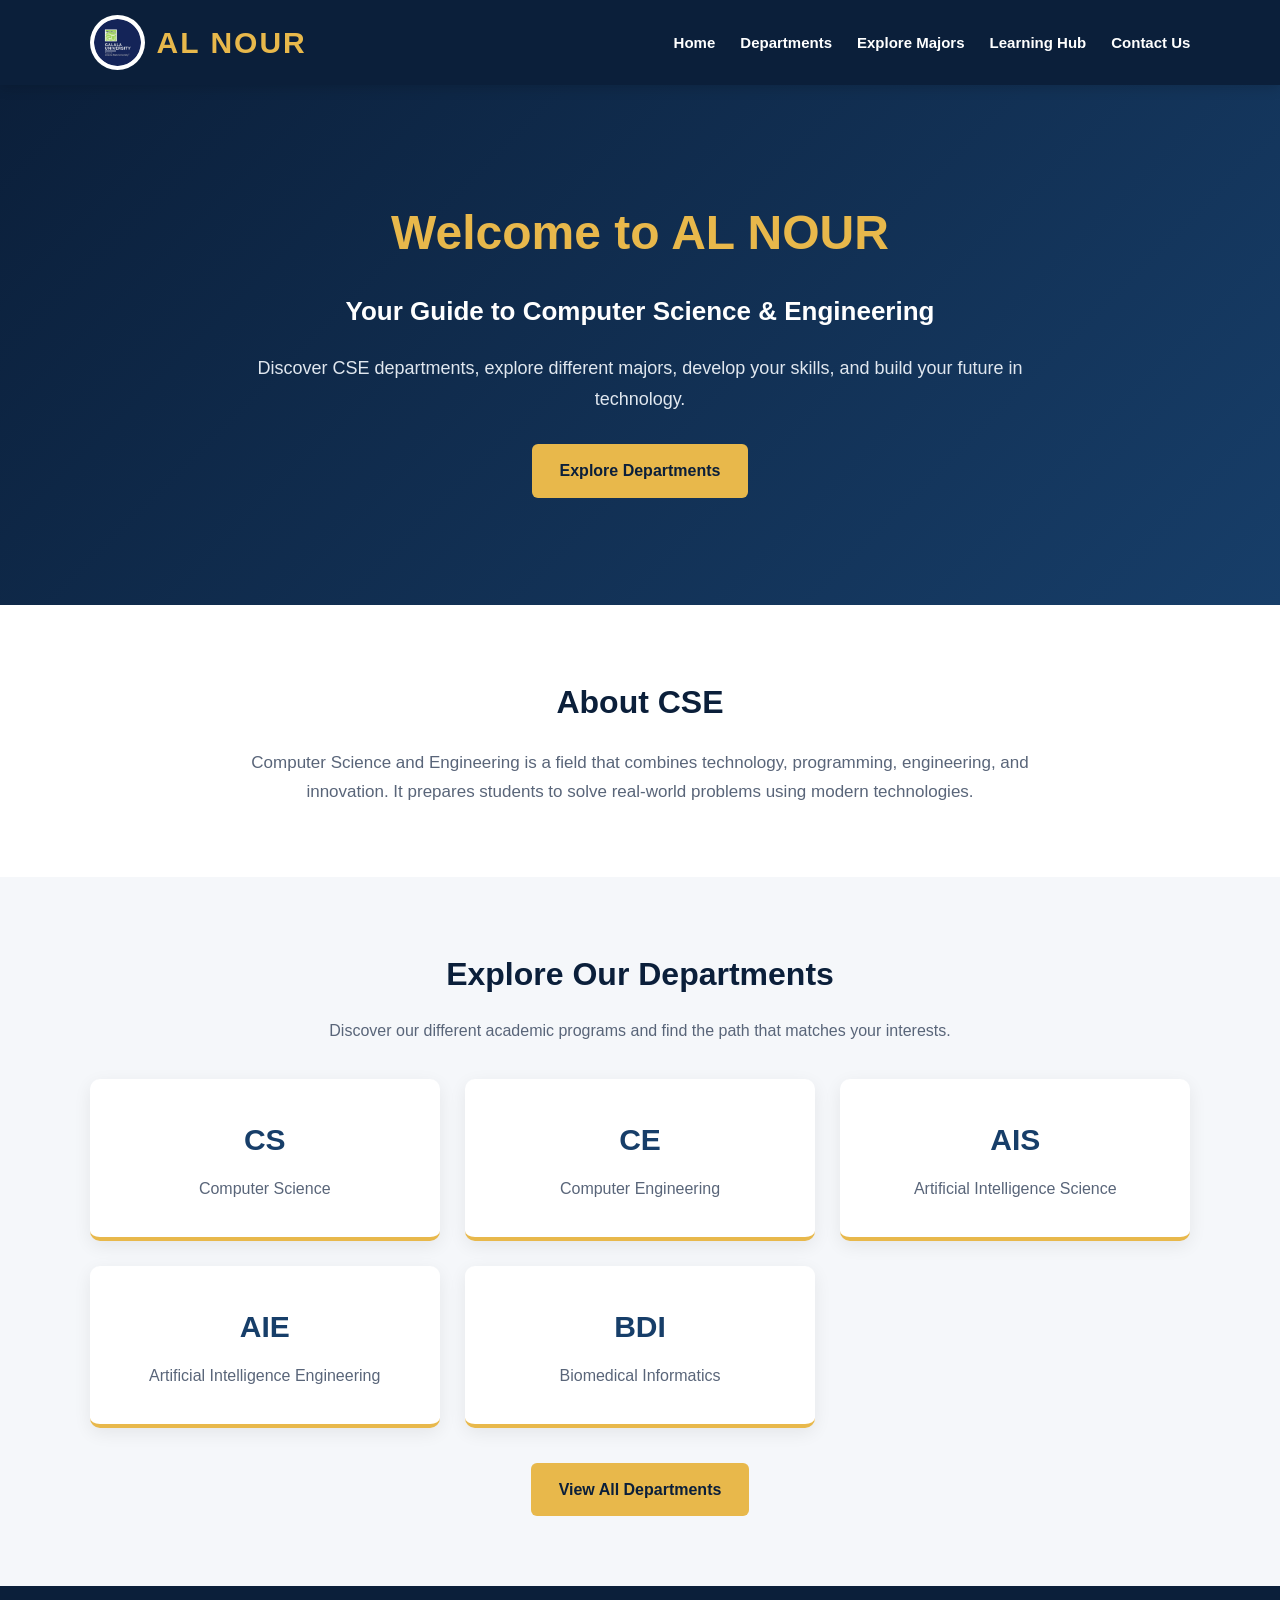
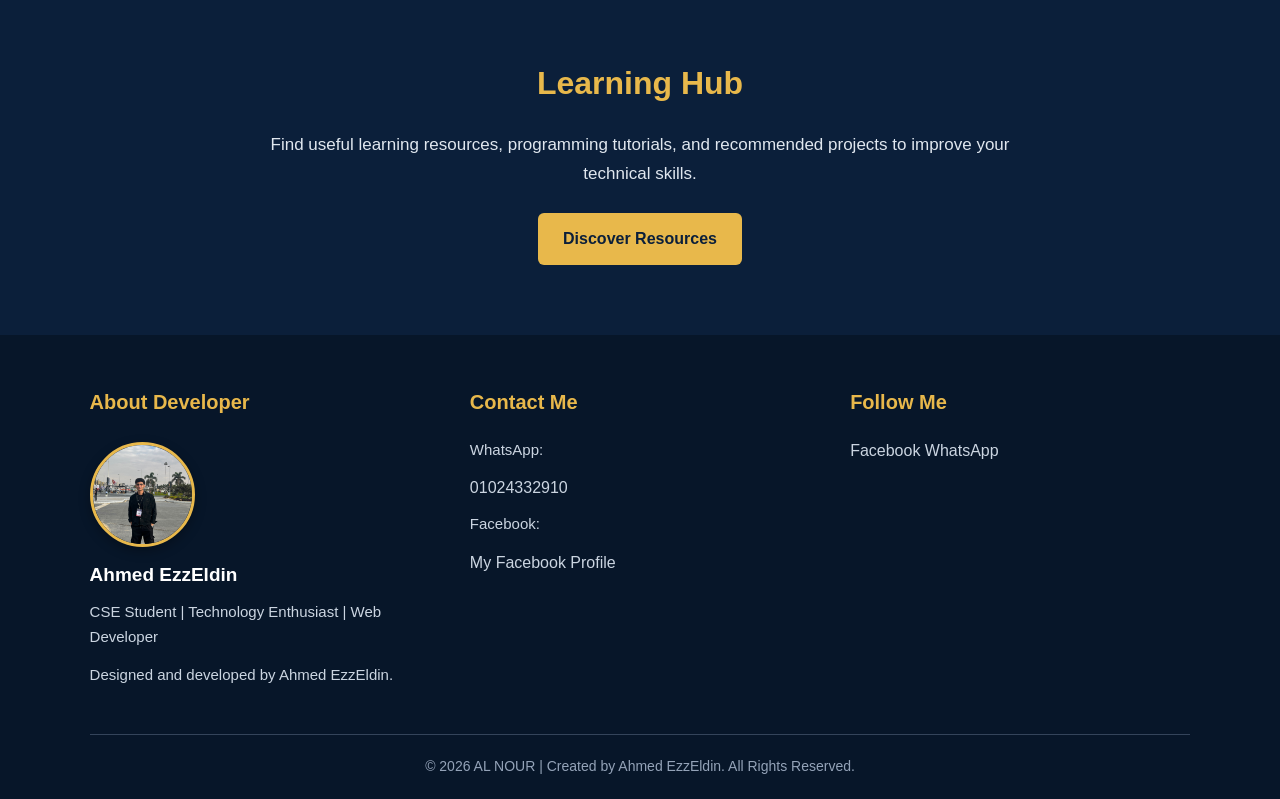
<file: AL-NOUR/index.html>
<!DOCTYPE html>
<html lang="en">
<head>
    <meta charset="UTF-8">
    <meta http-equiv="refresh" content="0; url=html/index.html">
    <title>AL NOUR</title>
</head>
<body>
    <p>Redirecting to AL NOUR...</p>
</body>
</html>
</file>
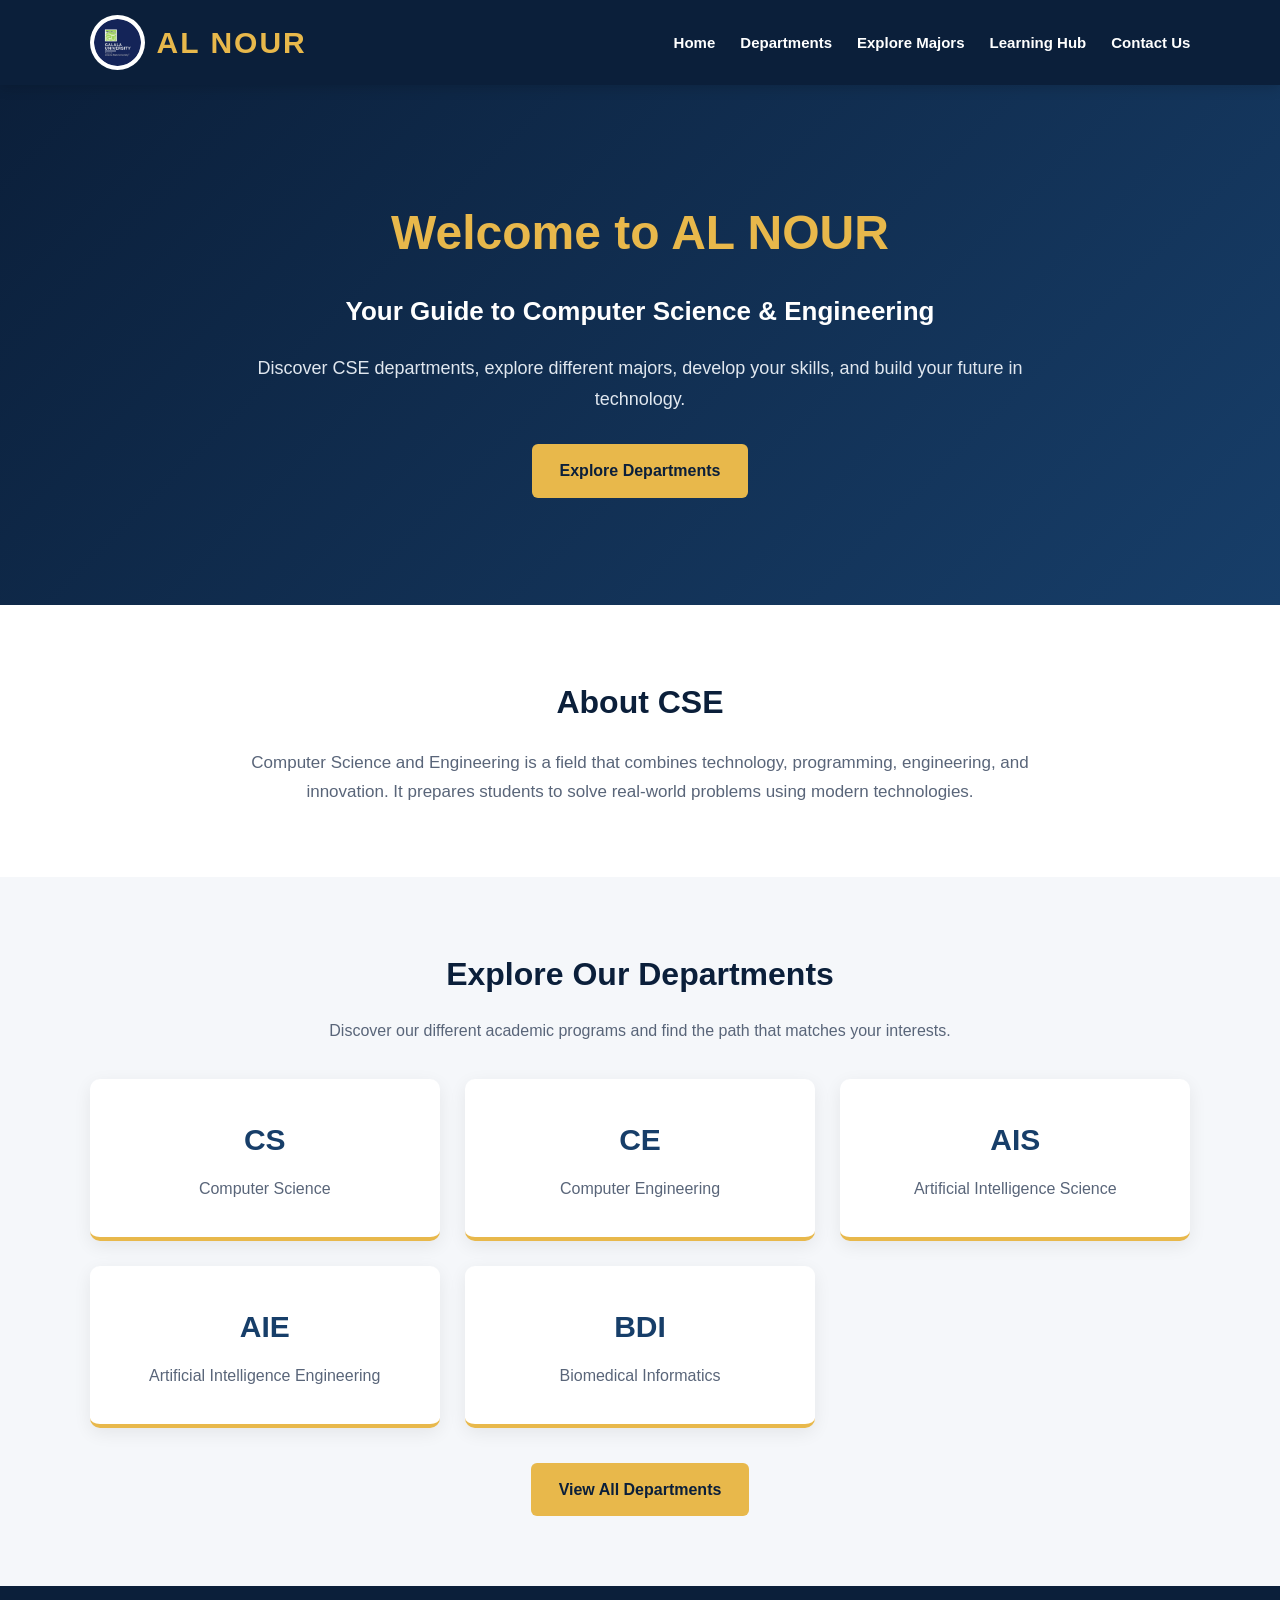
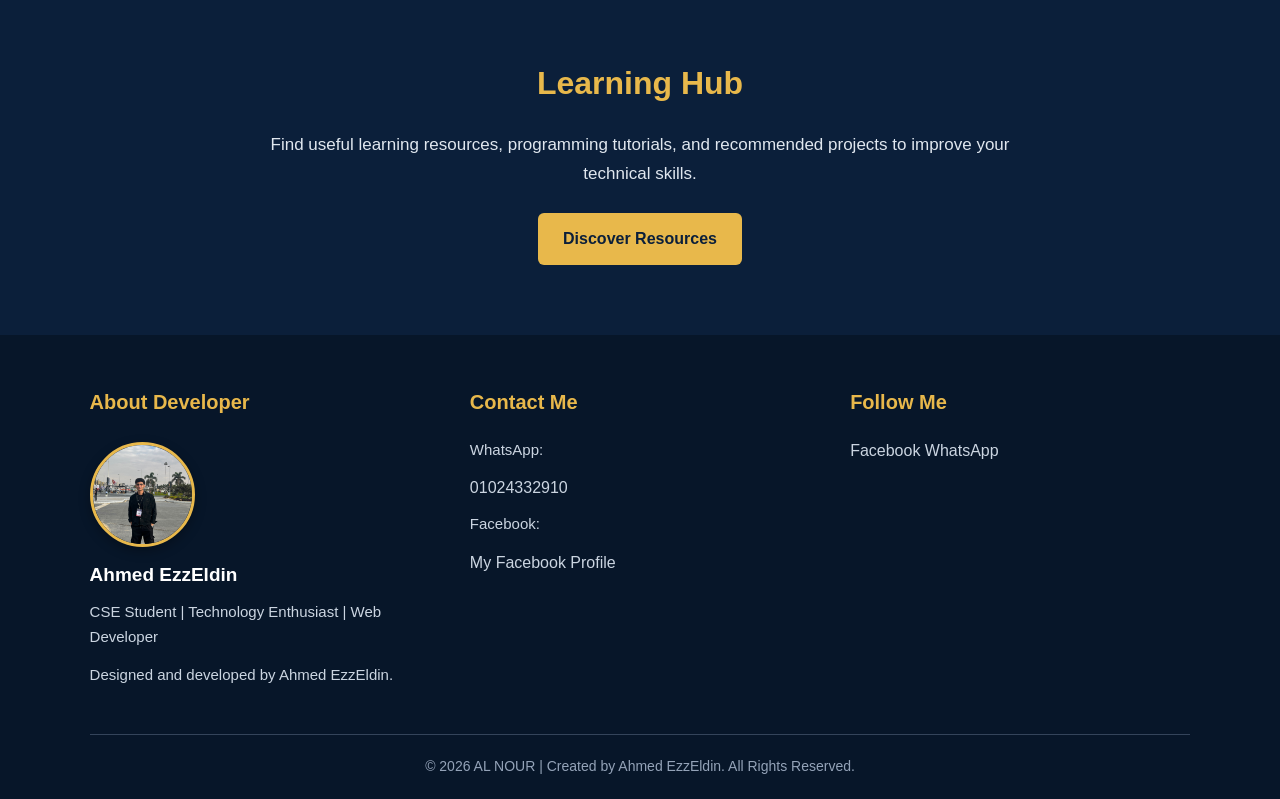
<file: AL-NOUR/html/index.html>
<!DOCTYPE html>
<html lang="en">

<head>

    <meta charset="UTF-8">

    <meta name="viewport" content="width=device-width, initial-scale=1.0">

    <meta name="description" content="AL NOUR - Your complete guide to CSE departments and learning resources.">

    <title>AL NOUR | CSE Guide</title>

    <link rel="stylesheet" href="../css/style.css">

</head>

<body>


    <!-- =========================
         1. Website Header
    ========================== -->

    <header>

        <nav>

            <!-- Website Logo -->

            <div class="logo">

                <img src="../images/university-logo.png"
                     alt="University Logo">

                <h1>AL NOUR</h1>

            </div>


            <!-- Navigation Links -->

            <ul>

                <li><a href="index.html">Home</a></li>

                <li><a href="departments.html">Departments</a></li>

                <li><a href="majors.html">Explore Majors</a></li>

                <li><a href="resources.html">Learning Hub</a></li>

                <li><a href="contact.html">Contact Us</a></li>

            </ul>

        </nav>

    </header>



    <!-- =========================
         2. Main Content
    ========================== -->

    <main>


        <!-- Hero Section -->

        <section class="hero">

            <div class="hero-content">

                <h2>Welcome to AL NOUR</h2>

                <h3>Your Guide to Computer Science & Engineering</h3>

                <p>

                    Discover CSE departments, explore different majors,
                    develop your skills, and build your future in technology.

                </p>

                <a href="departments.html" class="btn">

                    Explore Departments

                </a>

            </div>

        </section>



        <!-- About Section -->

        <section class="about">

            <h2>About CSE</h2>

            <p>

                Computer Science and Engineering is a field that combines
                technology, programming, engineering, and innovation.
                It prepares students to solve real-world problems using
                modern technologies.

            </p>

        </section>



        <!-- Departments Section -->

        <section class="departments">

            <h2>Explore Our Departments</h2>

            <p class="section-description">

                Discover our different academic programs and find
                the path that matches your interests.

            </p>


            <div class="department-container">


                <article class="department-card">

                    <h3>CS</h3>

                    <p>Computer Science</p>

                </article>


                <article class="department-card">

                    <h3>CE</h3>

                    <p>Computer Engineering</p>

                </article>


                <article class="department-card">

                    <h3>AIS</h3>

                    <p>Artificial Intelligence Science</p>

                </article>


                <article class="department-card">

                    <h3>AIE</h3>

                    <p>Artificial Intelligence Engineering</p>

                </article>


                <article class="department-card">

                    <h3>BDI</h3>

                    <p>Biomedical Informatics</p>

                </article>


            </div>


            <a href="departments.html" class="btn departments-btn">

                View All Departments

            </a>

        </section>



        <!-- Learning Hub Section -->

        <section class="learning">

            <h2>Learning Hub</h2>

            <p>

                Find useful learning resources, programming tutorials,
                and recommended projects to improve your technical skills.

            </p>

            <a href="resources.html">

                Discover Resources

            </a>

        </section>


    </main>



    <!-- =========================
         3. Website Footer
    ========================== -->

    <footer class="main-footer">


        <div class="footer-container">


            <!-- Developer Information -->

            <div class="footer-section developer-info">

                <h3>About Developer</h3>


                <!-- Personal Photo -->

                <img src="../images/ahmed.jpg"
                     alt="Ahmed EzzEldin"
                     class="developer-photo">


                <h4>Ahmed EzzEldin</h4>


                <p>

                    CSE Student | Technology Enthusiast |
                    Web Developer

                </p>


                <p>

                    Designed and developed by Ahmed EzzEldin.

                </p>

            </div>



            <!-- Contact Information -->

            <div class="footer-section">

                <h3>Contact Me</h3>


                <p>WhatsApp:</p>

                <a href="https://wa.me/201024332910"
                   target="_blank"
                   rel="noopener noreferrer">

                    01024332910

                </a>


                <p>Facebook:</p>

                <a href="https://www.facebook.com/ahmed.ezz.193726"
                   target="_blank"
                   rel="noopener noreferrer">

                    My Facebook Profile

                </a>

            </div>



            <!-- Social Media -->

            <div class="footer-section">

                <h3>Follow Me</h3>


                <a href="https://www.facebook.com/ahmed.ezz.193726"
                   target="_blank"
                   rel="noopener noreferrer">

                    Facebook

                </a>


                <a href="https://wa.me/201024332910"
                   target="_blank"
                   rel="noopener noreferrer">

                    WhatsApp

                </a>

            </div>


        </div>



        <!-- Copyright -->

        <div class="footer-bottom">

            <p>

                &copy; 2026 AL NOUR | Created by Ahmed EzzEldin.
                All Rights Reserved.

            </p>

        </div>


    </footer>



</body>

</html>
</file>
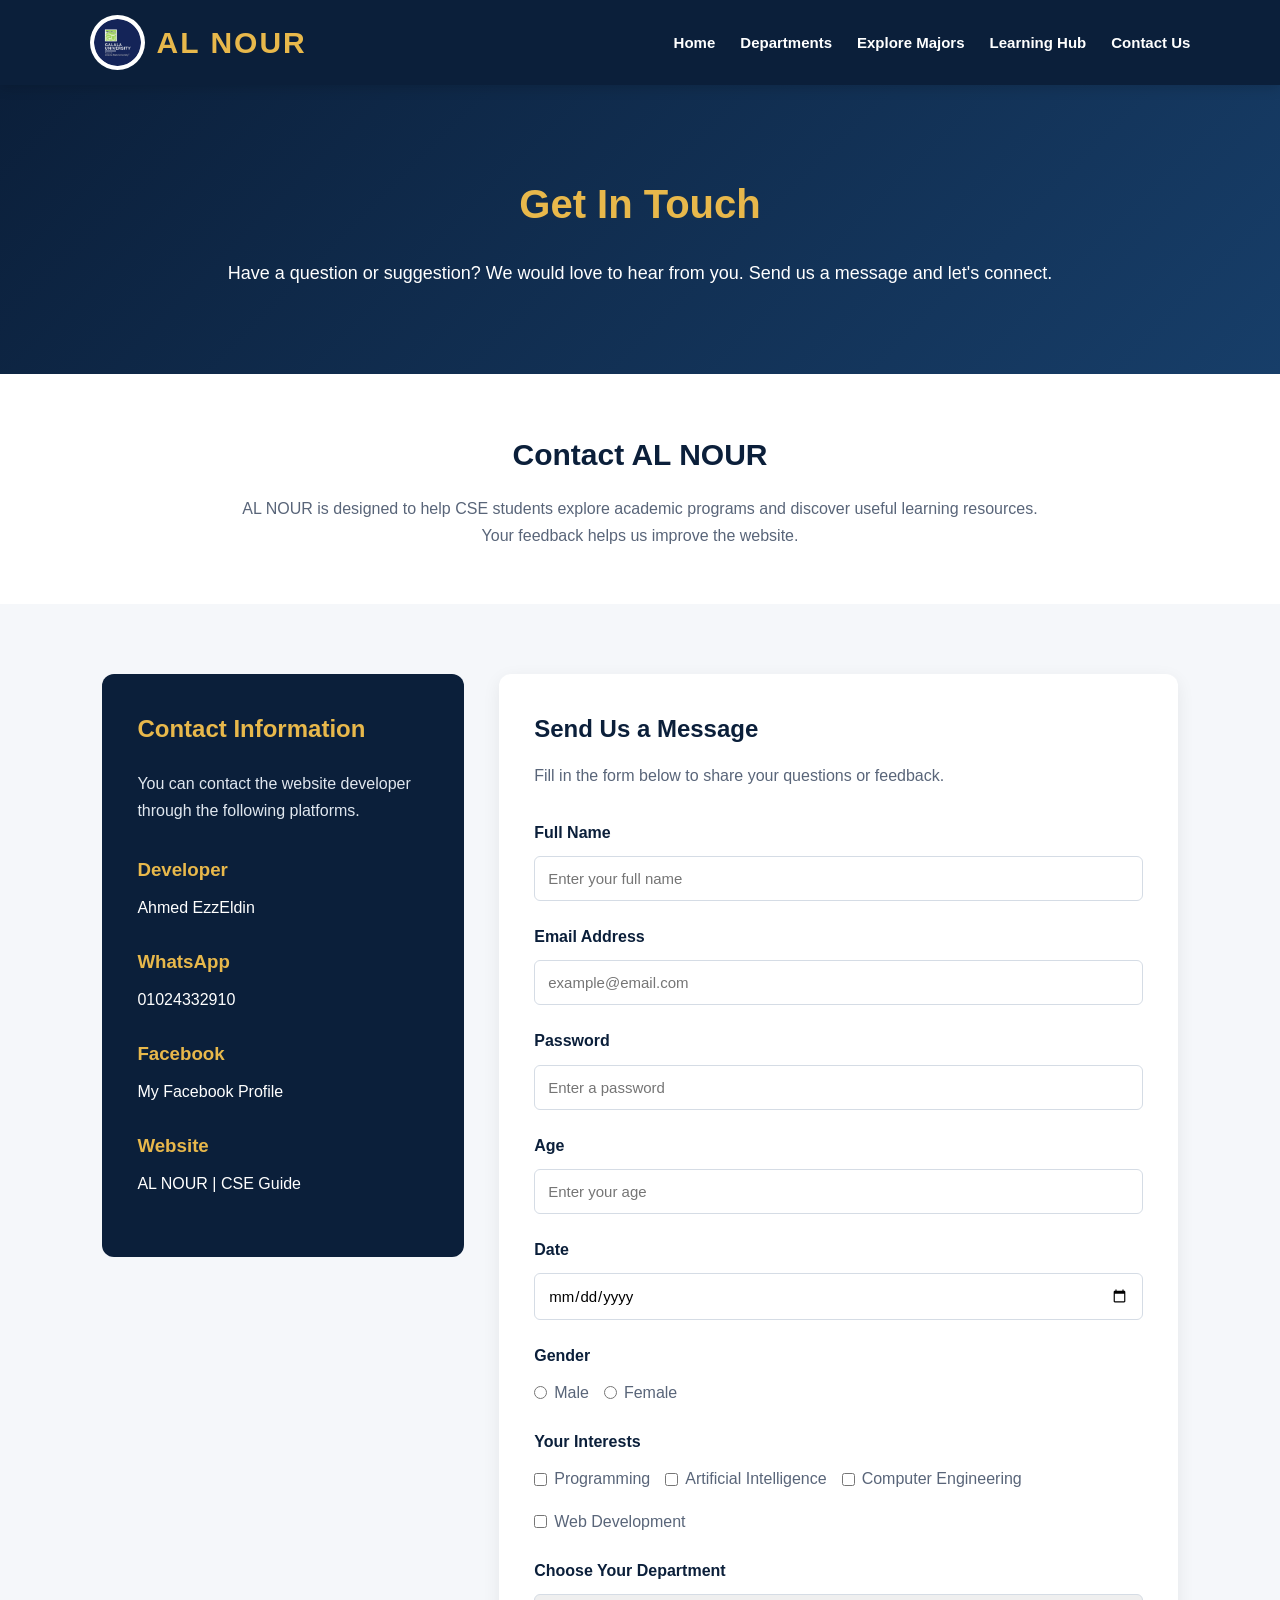
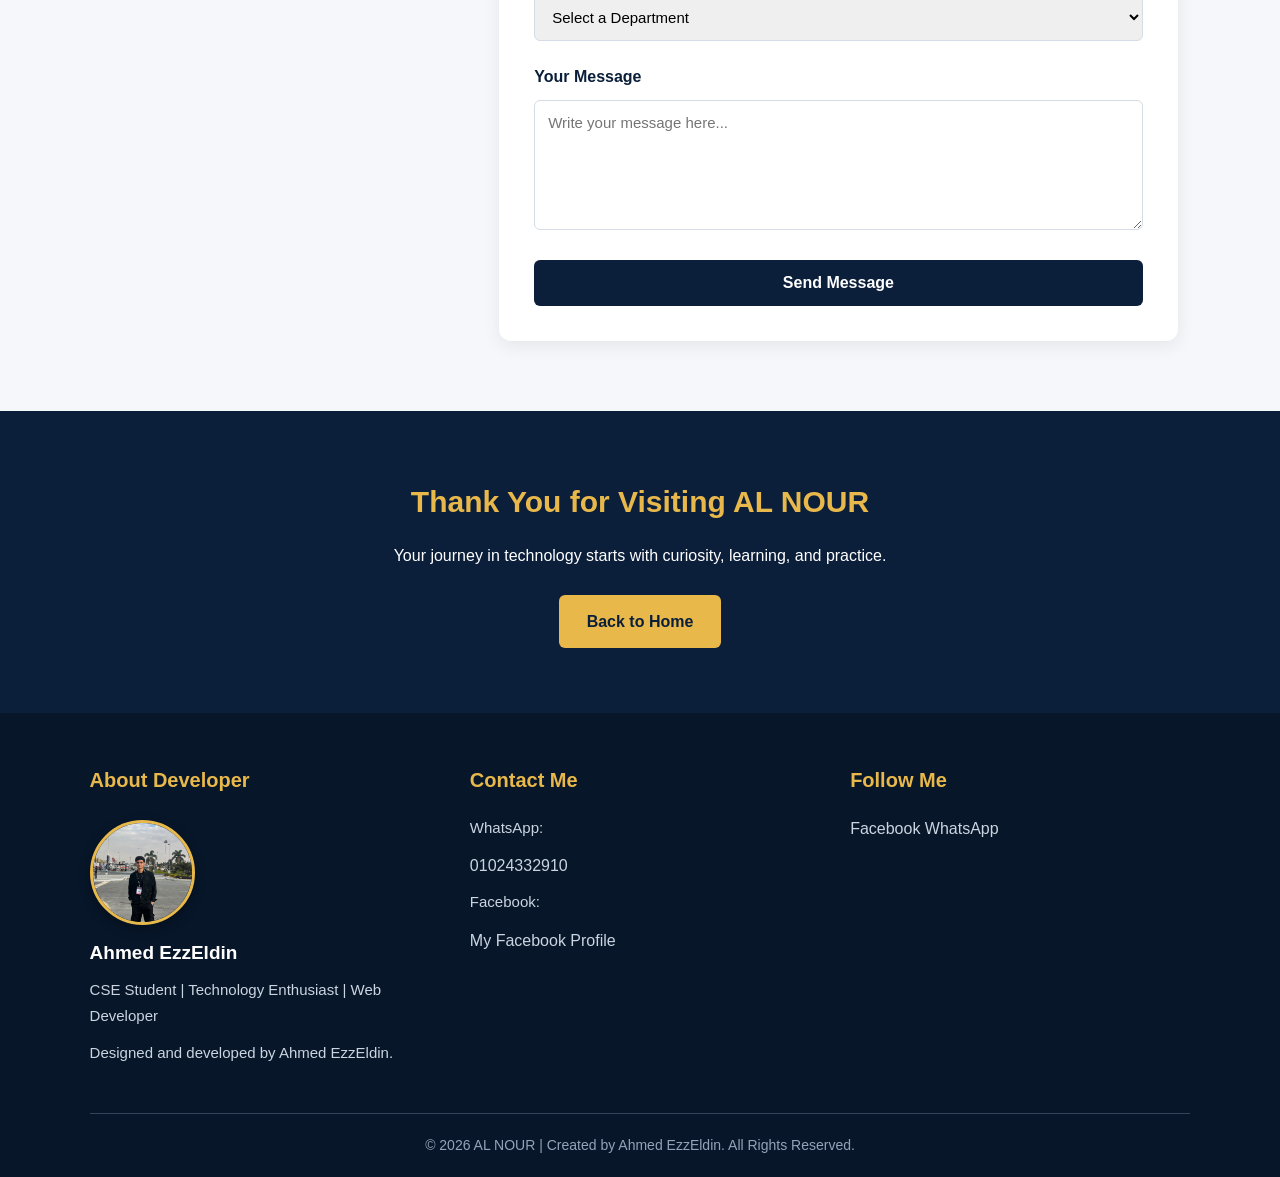
<file: AL-NOUR/html/contact.html>
<!DOCTYPE html>
<html lang="en">

<head>
    <meta charset="UTF-8">
    <meta name="viewport" content="width=device-width, initial-scale=1.0">

    <meta name="description" content="Contact AL NOUR and send us your questions and feedback.">

    <title>Contact Us | AL NOUR</title>

    <link rel="stylesheet" href="../css/style.css">
</head>

<body>

    <!-- Header -->

    <header>

        <nav>

            <div class="logo">
                <img src="../images/university-logo.png" alt="University Logo">
                <h1>AL NOUR</h1>
            </div>

            <ul>
                <li><a href="index.html">Home</a></li>
                <li><a href="departments.html">Departments</a></li>
                <li><a href="majors.html">Explore Majors</a></li>
                <li><a href="resources.html">Learning Hub</a></li>
                <li><a href="contact.html">Contact Us</a></li>
            </ul>

        </nav>

    </header>


    <!-- Main Content -->

    <main>

        <!-- Hero Section -->

        <section class="contact-hero">

            <h2>Get In Touch</h2>

            <p>
                Have a question or suggestion?
                We would love to hear from you.
                Send us a message and let's connect.
            </p>

        </section>


        <!-- Contact Information -->

        <section class="contact-intro">

            <h2>Contact AL NOUR</h2>

            <p>
                AL NOUR is designed to help CSE students
                explore academic programs and discover
                useful learning resources.

                Your feedback helps us improve the website.
            </p>

        </section>


        <!-- Contact Content -->

        <section class="contact-container">


            <!-- Contact Information -->

            <aside class="contact-info">

                <h2>Contact Information</h2>

                <p>
                    You can contact the website developer
                    through the following platforms.
                </p>


                <div class="contact-item">

                    <h3>Developer</h3>

                    <p>Ahmed EzzEldin</p>

                </div>


                <div class="contact-item">

                    <h3>WhatsApp</h3>

                    <a href="https://wa.me/201024332910"
                       target="_blank"
                       rel="noopener noreferrer">
                        01024332910
                    </a>

                </div>


                <div class="contact-item">

                    <h3>Facebook</h3>

                    <a href="https://www.facebook.com/ahmed.ezz.193726"
                       target="_blank"
                       rel="noopener noreferrer">
                        My Facebook Profile
                    </a>

                </div>


                <div class="contact-item">

                    <h3>Website</h3>

                    <p>AL NOUR | CSE Guide</p>

                </div>


            </aside>


            <!-- Contact Form -->

            <section class="contact-form-section">

                <h2>Send Us a Message</h2>

                <p>
                    Fill in the form below to share
                    your questions or feedback.
                </p>


                <form action="#" method="get">


                    <!-- Full Name -->

                    <div class="form-group">

                        <label for="fullname">Full Name</label>

                        <input
                            type="text"
                            id="fullname"
                            name="fullname"
                            placeholder="Enter your full name"
                            required>

                    </div>


                    <!-- Email -->

                    <div class="form-group">

                        <label for="email">Email Address</label>

                        <input
                            type="email"
                            id="email"
                            name="email"
                            placeholder="example@email.com"
                            required>

                    </div>


                    <!-- Password -->

                    <div class="form-group">

                        <label for="password">Password</label>

                        <input
                            type="password"
                            id="password"
                            name="password"
                            placeholder="Enter a password"
                            minlength="8"
                            required>

                    </div>


                    <!-- Age -->

                    <div class="form-group">

                        <label for="age">Age</label>

                        <input
                            type="number"
                            id="age"
                            name="age"
                            min="16"
                            max="100"
                            placeholder="Enter your age">

                    </div>


                    <!-- Date -->

                    <div class="form-group">

                        <label for="date">Date</label>

                        <input
                            type="date"
                            id="date"
                            name="date">

                    </div>


                    <!-- Gender -->

                    <div class="form-group">

                        <label>Gender</label>

                        <div class="radio-group">

                            <label>
                                <input
                                    type="radio"
                                    name="gender"
                                    value="male">
                                Male
                            </label>

                            <label>
                                <input
                                    type="radio"
                                    name="gender"
                                    value="female">
                                Female
                            </label>

                        </div>

                    </div>


                    <!-- Interests -->

                    <div class="form-group">

                        <label>Your Interests</label>

                        <div class="checkbox-group">

                            <label>
                                <input
                                    type="checkbox"
                                    name="interests"
                                    value="programming">
                                Programming
                            </label>

                            <label>
                                <input
                                    type="checkbox"
                                    name="interests"
                                    value="artificial-intelligence">
                                Artificial Intelligence
                            </label>

                            <label>
                                <input
                                    type="checkbox"
                                    name="interests"
                                    value="computer-engineering">
                                Computer Engineering
                            </label>

                            <label>
                                <input
                                    type="checkbox"
                                    name="interests"
                                    value="web-development">
                                Web Development
                            </label>

                        </div>

                    </div>


                    <!-- Department -->

                    <div class="form-group">

                        <label for="department">
                            Choose Your Department
                        </label>

                        <select id="department" name="department">

                            <option value="">Select a Department</option>

                            <option value="cs">Computer Science (CS)</option>

                            <option value="ce">Computer Engineering (CE)</option>

                            <option value="ais">Artificial Intelligence Science (AIS)</option>

                            <option value="aie">Artificial Intelligence Engineering (AIE)</option>

                            <option value="bdi">Biomedical Informatics (BDI)</option>

                        </select>

                    </div>


                    <!-- Message -->

                    <div class="form-group">

                        <label for="message">Your Message</label>

                        <textarea
                            id="message"
                            name="message"
                            rows="6"
                            placeholder="Write your message here..."
                            required></textarea>

                    </div>


                    <!-- Submit -->

                    <button type="submit" class="submit-btn">
                        Send Message
                    </button>


                </form>

            </section>


        </section>


        <!-- Extra Section -->

        <section class="contact-cta">

            <h2>Thank You for Visiting AL NOUR</h2>

            <p>
                Your journey in technology starts with
                curiosity, learning, and practice.
            </p>

            <a href="index.html" class="btn">
                Back to Home
            </a>

        </section>

    </main>


    <!-- Footer -->

    <footer class="main-footer">

        <div class="footer-container">

            <div class="footer-section developer-info">

                <h3>About Developer</h3>

                <img src="../images/ahmed.jpg"
                     alt="Ahmed EzzEldin"
                     class="developer-photo">

                <h4>Ahmed EzzEldin</h4>

                <p>
                    CSE Student | Technology Enthusiast |
                    Web Developer
                </p>

                <p>Designed and developed by Ahmed EzzEldin.</p>

            </div>


            <div class="footer-section">

                <h3>Contact Me</h3>

                <p>WhatsApp:</p>

                <a href="https://wa.me/201024332910"
                   target="_blank"
                   rel="noopener noreferrer">
                    01024332910
                </a>

                <p>Facebook:</p>

                <a href="https://www.facebook.com/ahmed.ezz.193726"
                   target="_blank"
                   rel="noopener noreferrer">
                    My Facebook Profile
                </a>

            </div>


            <div class="footer-section">

                <h3>Follow Me</h3>

                <a href="https://www.facebook.com/ahmed.ezz.193726"
                   target="_blank"
                   rel="noopener noreferrer">
                    Facebook
                </a>

                <a href="https://wa.me/201024332910"
                   target="_blank"
                   rel="noopener noreferrer">
                    WhatsApp
                </a>

            </div>

        </div>


        <div class="footer-bottom">

            <p>
                &copy; 2026 AL NOUR | Created by Ahmed EzzEldin.
                All Rights Reserved.
            </p>

        </div>

    </footer>

</body>

</html>
</file>
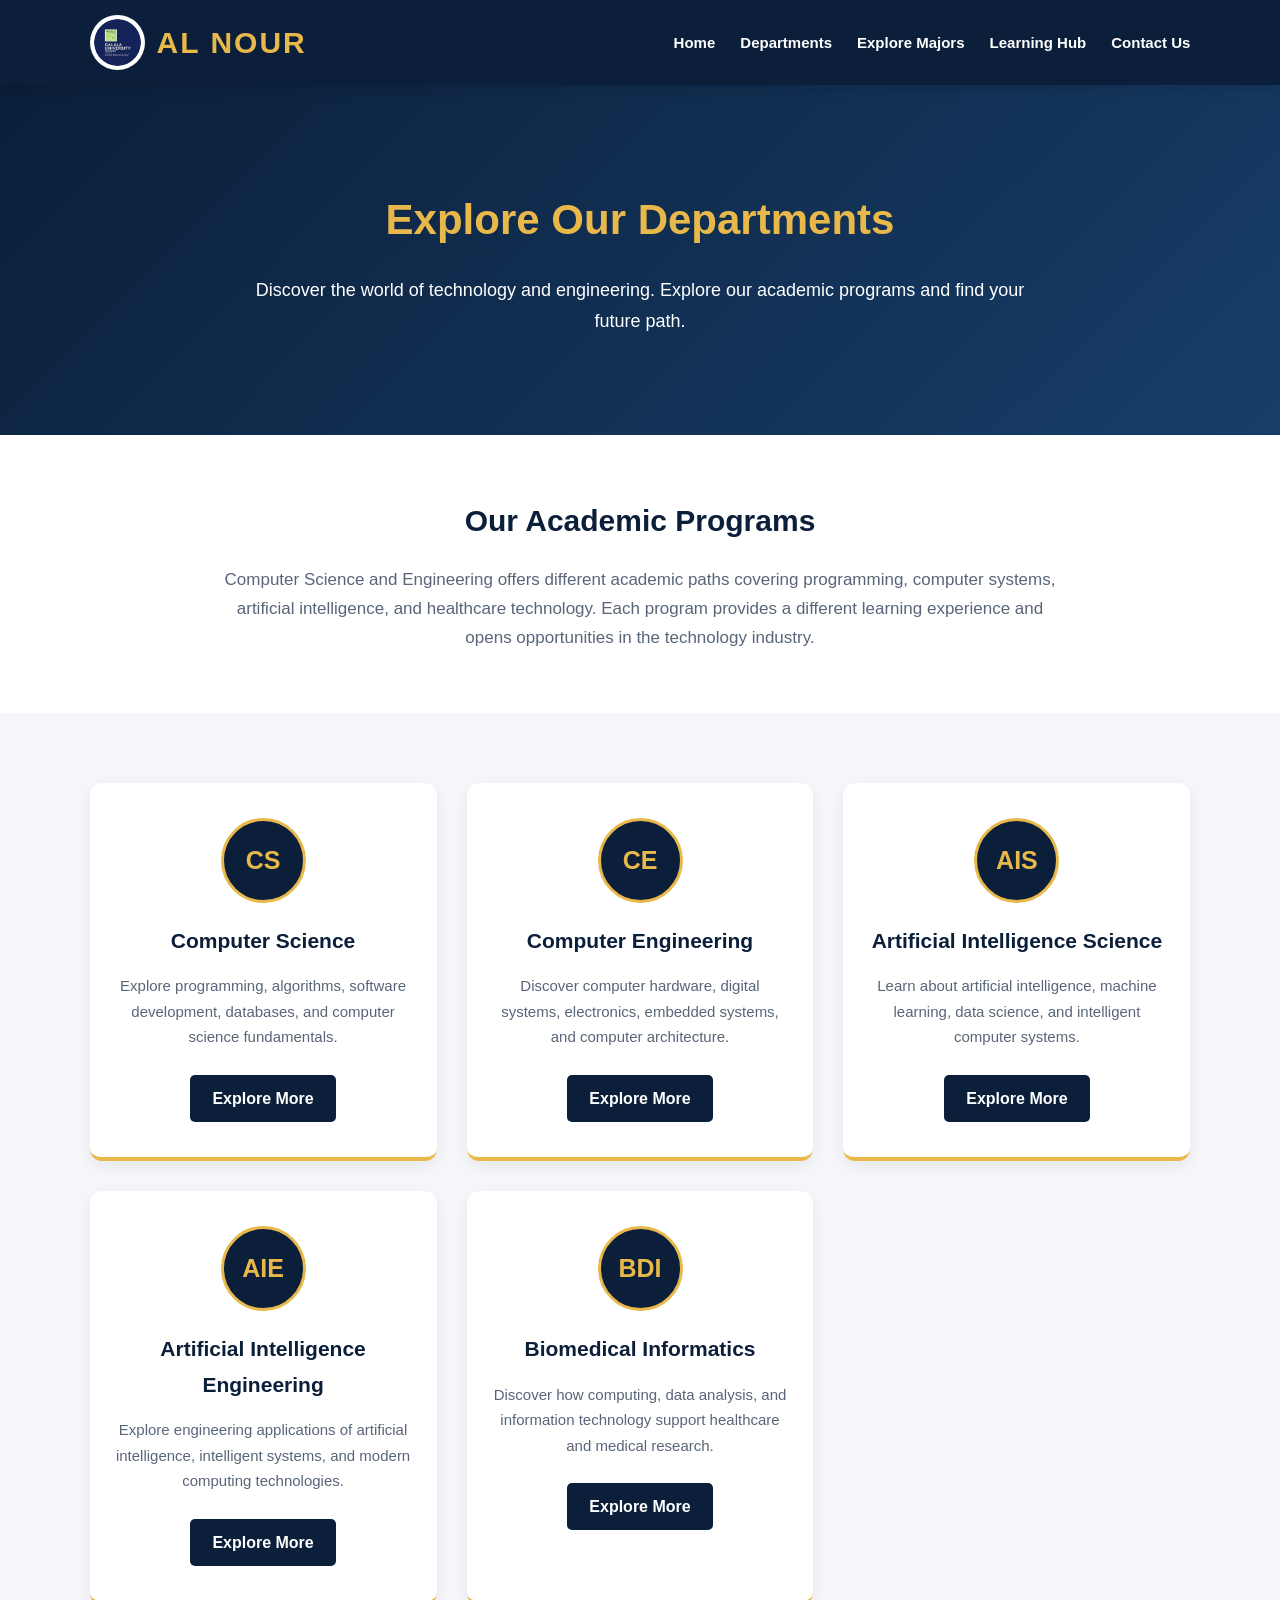
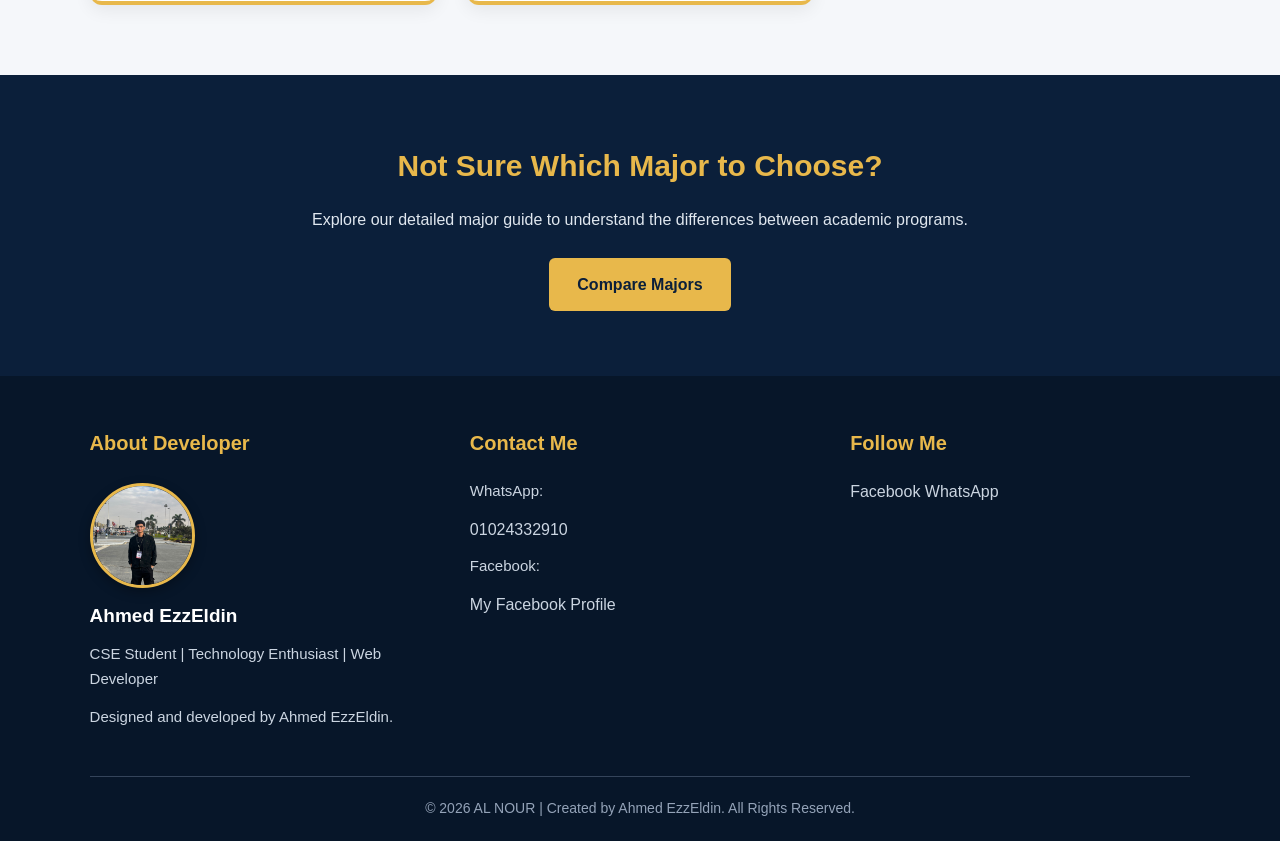
<file: AL-NOUR/html/departments.html>
<!DOCTYPE html>
<html lang="en">

<head>
    <meta charset="UTF-8">
    <meta name="viewport" content="width=device-width, initial-scale=1.0">

    <meta name="description" content="Explore CSE departments and academic programs at AL NOUR.">

    <title>Departments | AL NOUR</title>

    <link rel="stylesheet" href="../css/style.css">
</head>

<body>

    <!-- Header -->

    <header>

        <nav>

            <div class="logo">

                <img src="../images/university-logo.png" alt="University Logo">

                <h1>AL NOUR</h1>

            </div>

            <ul>
                <li><a href="index.html">Home</a></li>
                <li><a href="departments.html">Departments</a></li>
                <li><a href="majors.html">Explore Majors</a></li>
                <li><a href="resources.html">Learning Hub</a></li>
                <li><a href="contact.html">Contact Us</a></li>
            </ul>

        </nav>

    </header>


    <!-- Main Content -->

    <main>

        <!-- Page Hero -->

        <section class="departments-hero">

            <div class="departments-hero-content">

                <h2>Explore Our Departments</h2>

                <p>
                    Discover the world of technology and engineering.
                    Explore our academic programs and find your future path.
                </p>

            </div>

        </section>


        <!-- Introduction -->

        <section class="departments-intro">

            <h2>Our Academic Programs</h2>

            <p>
                Computer Science and Engineering offers different
                academic paths covering programming, computer systems,
                artificial intelligence, and healthcare technology.

                Each program provides a different learning experience
                and opens opportunities in the technology industry.
            </p>

        </section>


        <!-- Departments Cards -->

        <section class="all-departments">

            <div class="department-list">


                <!-- CS -->

                <article class="department-box">

                    <div class="department-icon">CS</div>

                    <h3>Computer Science</h3>

                    <p>
                        Explore programming, algorithms, software development,
                        databases, and computer science fundamentals.
                    </p>

                    <a href="majors.html" class="department-link">
                        Explore More
                    </a>

                </article>


                <!-- CE -->

                <article class="department-box">

                    <div class="department-icon">CE</div>

                    <h3>Computer Engineering</h3>

                    <p>
                        Discover computer hardware, digital systems,
                        electronics, embedded systems, and computer architecture.
                    </p>

                    <a href="majors.html" class="department-link">
                        Explore More
                    </a>

                </article>


                <!-- AIS -->

                <article class="department-box">

                    <div class="department-icon">AIS</div>

                    <h3>Artificial Intelligence Science</h3>

                    <p>
                        Learn about artificial intelligence, machine learning,
                        data science, and intelligent computer systems.
                    </p>

                    <a href="majors.html" class="department-link">
                        Explore More
                    </a>

                </article>


                <!-- AIE -->

                <article class="department-box">

                    <div class="department-icon">AIE</div>

                    <h3>Artificial Intelligence Engineering</h3>

                    <p>
                        Explore engineering applications of artificial intelligence,
                        intelligent systems, and modern computing technologies.
                    </p>

                    <a href="majors.html" class="department-link">
                        Explore More
                    </a>

                </article>


                <!-- BDI -->

                <article class="department-box">

                    <div class="department-icon">BDI</div>

                    <h3>Biomedical Informatics</h3>

                    <p>
                        Discover how computing, data analysis, and information
                        technology support healthcare and medical research.
                    </p>

                    <a href="majors.html" class="department-link">
                        Explore More
                    </a>

                </article>


            </div>

        </section>


        <!-- Call To Action -->

        <section class="department-cta">

            <h2>Not Sure Which Major to Choose?</h2>

            <p>
                Explore our detailed major guide to understand
                the differences between academic programs.
            </p>

            <a href="majors.html" class="btn">
                Compare Majors
            </a>

        </section>

    </main>


    <!-- Footer -->

    <footer class="main-footer">

        <div class="footer-container">

            <!-- Developer Information -->

            <div class="footer-section developer-info">

                <h3>About Developer</h3>

                <img src="../images/ahmed.jpg"
                     alt="Ahmed EzzEldin"
                     class="developer-photo">

                <h4>Ahmed EzzEldin</h4>

                <p>
                    CSE Student | Technology Enthusiast |
                    Web Developer
                </p>

                <p>
                    Designed and developed by Ahmed EzzEldin.
                </p>

            </div>


            <!-- Contact -->

            <div class="footer-section">

                <h3>Contact Me</h3>

                <p>WhatsApp:</p>

                <a href="https://wa.me/201024332910"
                   target="_blank"
                   rel="noopener noreferrer">
                    01024332910
                </a>

                <p>Facebook:</p>

                <a href="https://www.facebook.com/ahmed.ezz.193726"
                   target="_blank"
                   rel="noopener noreferrer">
                    My Facebook Profile
                </a>

            </div>


            <!-- Social Media -->

            <div class="footer-section">

                <h3>Follow Me</h3>

                <a href="https://www.facebook.com/ahmed.ezz.193726"
                   target="_blank"
                   rel="noopener noreferrer">
                    Facebook
                </a>

                <a href="https://wa.me/201024332910"
                   target="_blank"
                   rel="noopener noreferrer">
                    WhatsApp
                </a>

            </div>

        </div>


        <div class="footer-bottom">

            <p>
                &copy; 2026 AL NOUR | Created by Ahmed EzzEldin.
                All Rights Reserved.
            </p>

        </div>

    </footer>

</body>

</html>
</file>
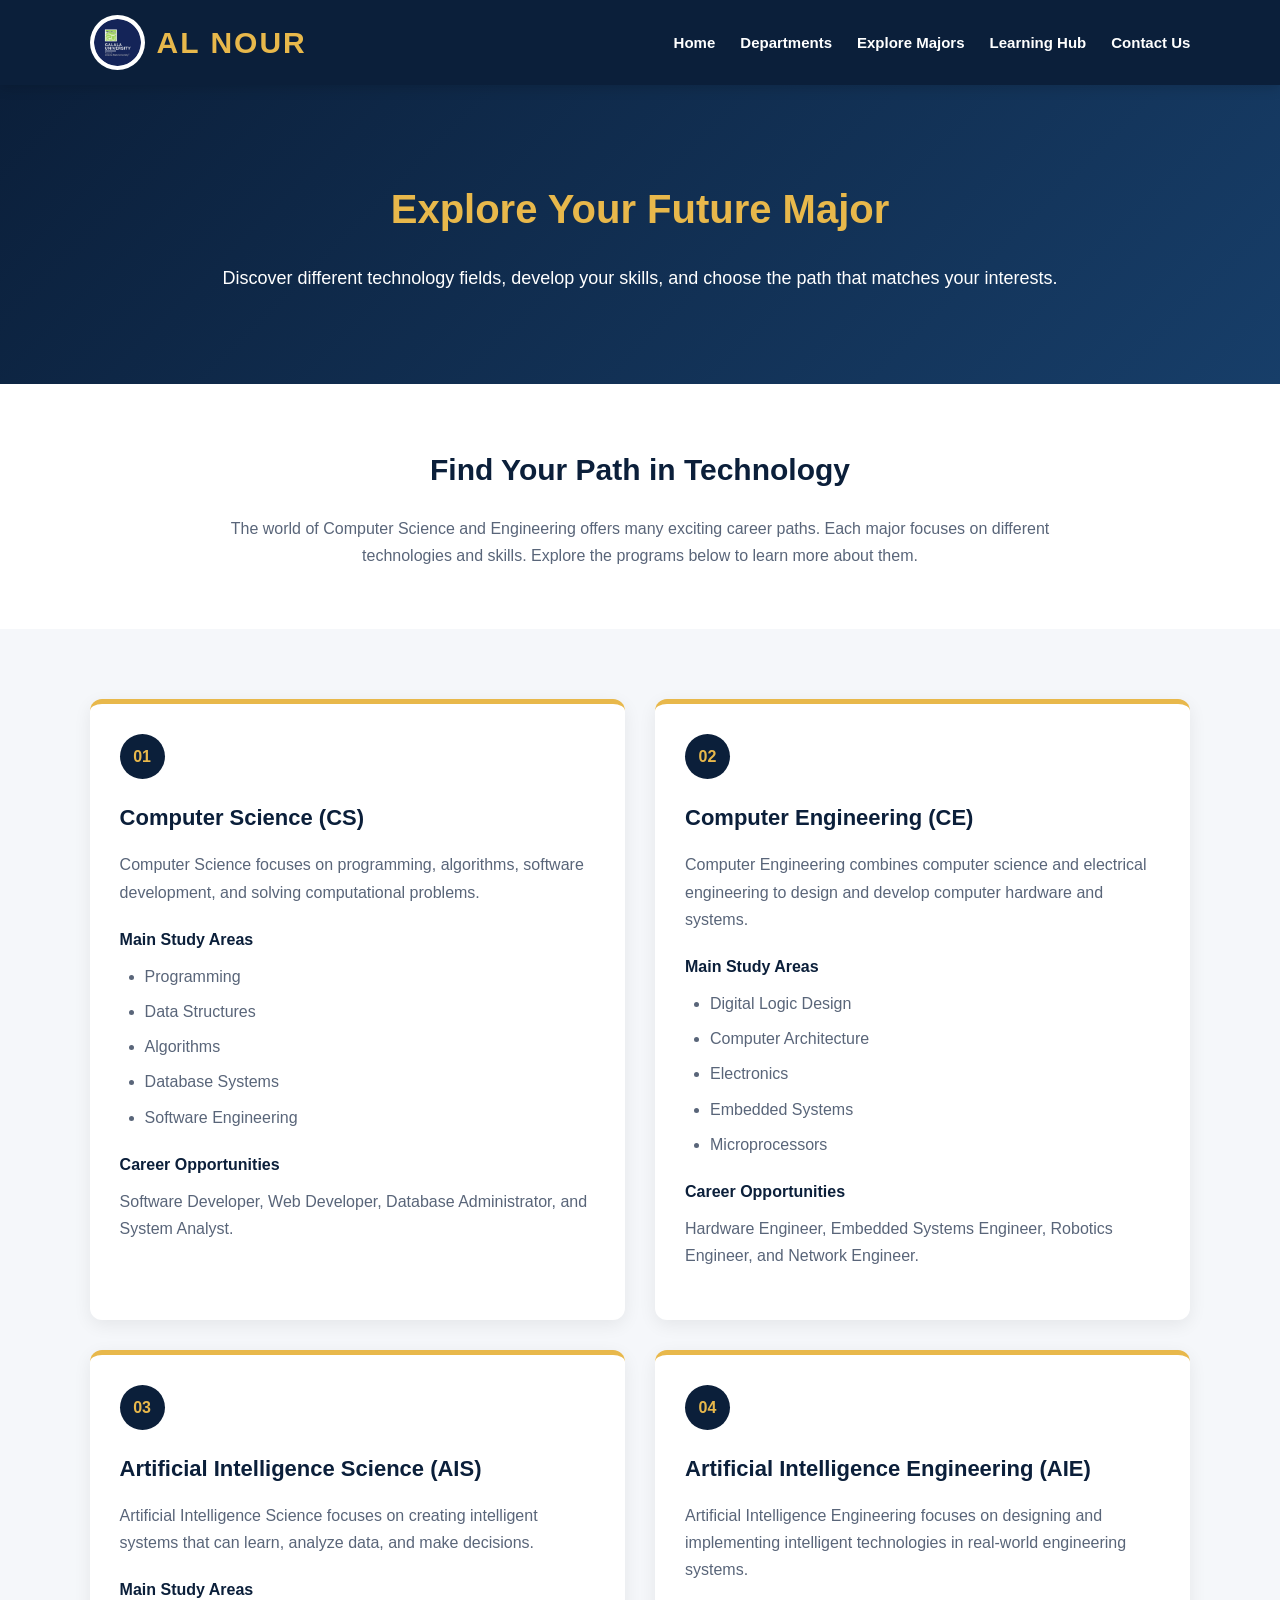
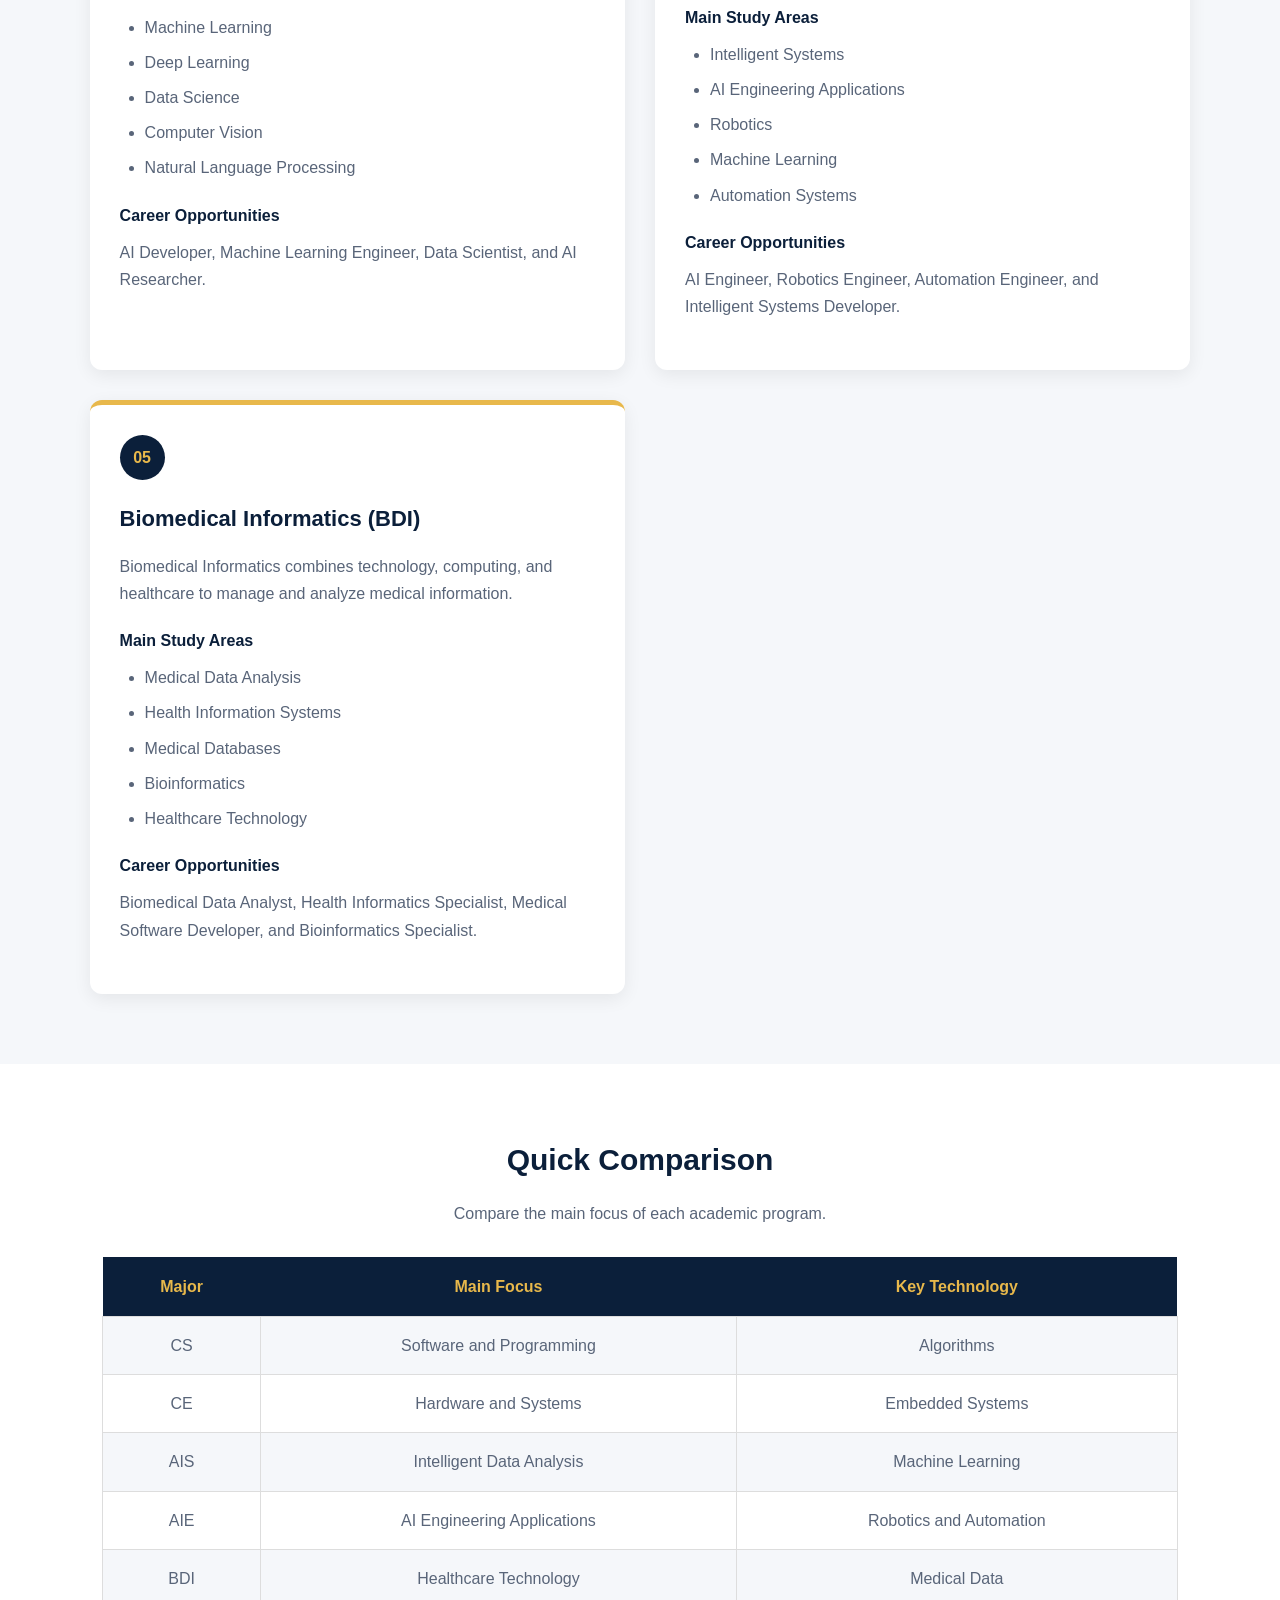
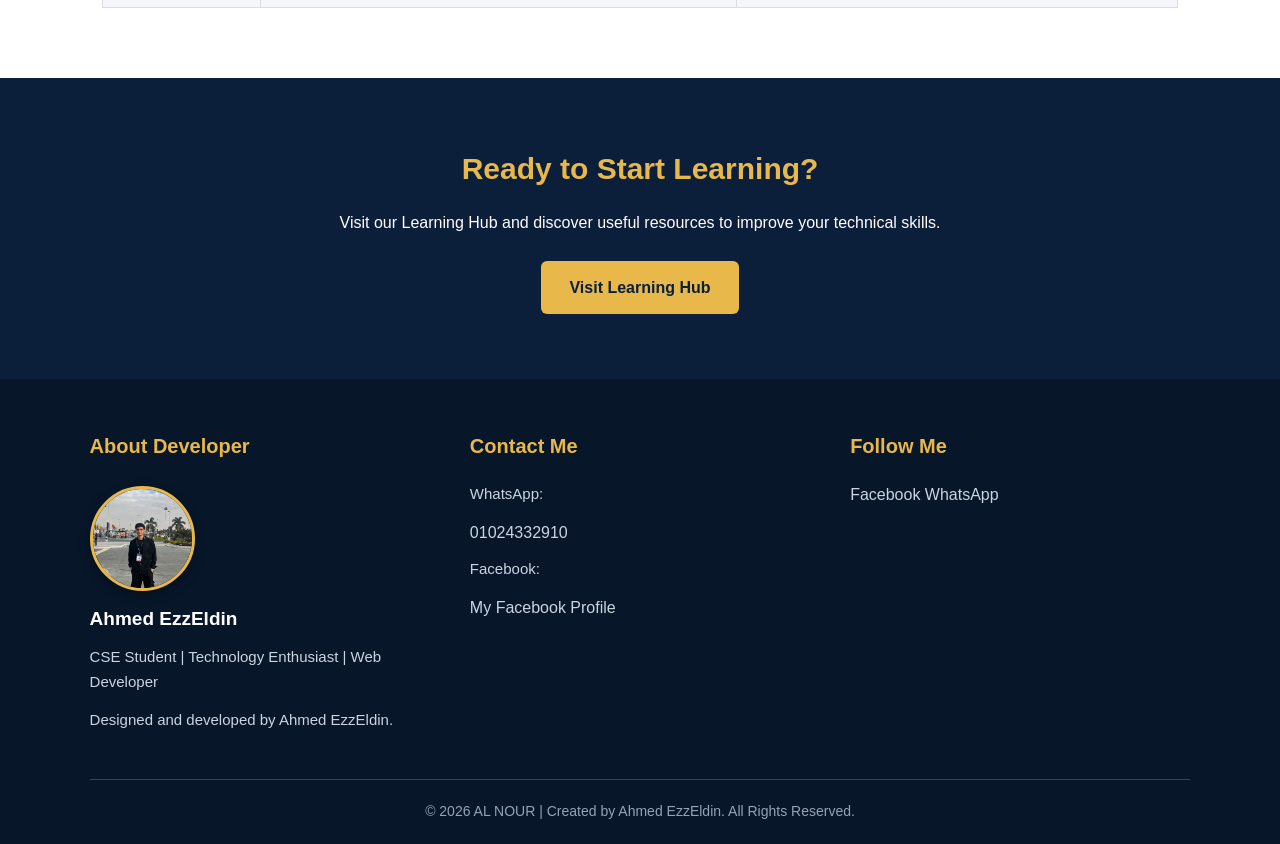
<file: AL-NOUR/html/majors.html>
<!DOCTYPE html>
<html lang="en">

<head>
    <meta charset="UTF-8">
    <meta name="viewport" content="width=device-width, initial-scale=1.0">

    <meta name="description" content="Explore CSE majors, skills, career opportunities and technology fields.">

    <title>Explore Majors | AL NOUR</title>

    <link rel="stylesheet" href="../css/style.css">
</head>

<body>

    <!-- Header -->

    <header>
        <nav>

            <div class="logo">
                <img src="../images/university-logo.png" alt="University Logo">
                <h1>AL NOUR</h1>
            </div>

            <ul>
                <li><a href="index.html">Home</a></li>
                <li><a href="departments.html">Departments</a></li>
                <li><a href="majors.html">Explore Majors</a></li>
                <li><a href="resources.html">Learning Hub</a></li>
                <li><a href="contact.html">Contact Us</a></li>
            </ul>

        </nav>
    </header>


    <!-- Main Content -->

    <main>

        <!-- Hero Section -->

        <section class="majors-hero">

            <h2>Explore Your Future Major</h2>

            <p>
                Discover different technology fields, develop your skills,
                and choose the path that matches your interests.
            </p>

        </section>


        <!-- Introduction -->

        <section class="majors-intro">

            <h2>Find Your Path in Technology</h2>

            <p>
                The world of Computer Science and Engineering offers
                many exciting career paths. Each major focuses on
                different technologies and skills.
                
                Explore the programs below to learn more about them.
            </p>

        </section>


        <!-- Majors Section -->

        <section class="majors-container">

            <div class="majors-grid">


                <!-- Computer Science -->

                <article class="major-card">

                    <div class="major-number">01</div>

                    <h3>Computer Science (CS)</h3>

                    <p>
                        Computer Science focuses on programming,
                        algorithms, software development, and
                        solving computational problems.
                    </p>

                    <h4>Main Study Areas</h4>

                    <ul>
                        <li>Programming</li>
                        <li>Data Structures</li>
                        <li>Algorithms</li>
                        <li>Database Systems</li>
                        <li>Software Engineering</li>
                    </ul>

                    <h4>Career Opportunities</h4>

                    <p>
                        Software Developer, Web Developer,
                        Database Administrator, and System Analyst.
                    </p>

                </article>


                <!-- Computer Engineering -->

                <article class="major-card">

                    <div class="major-number">02</div>

                    <h3>Computer Engineering (CE)</h3>

                    <p>
                        Computer Engineering combines computer science
                        and electrical engineering to design and
                        develop computer hardware and systems.
                    </p>

                    <h4>Main Study Areas</h4>

                    <ul>
                        <li>Digital Logic Design</li>
                        <li>Computer Architecture</li>
                        <li>Electronics</li>
                        <li>Embedded Systems</li>
                        <li>Microprocessors</li>
                    </ul>

                    <h4>Career Opportunities</h4>

                    <p>
                        Hardware Engineer, Embedded Systems Engineer,
                        Robotics Engineer, and Network Engineer.
                    </p>

                </article>


                <!-- Artificial Intelligence Science -->

                <article class="major-card">

                    <div class="major-number">03</div>

                    <h3>Artificial Intelligence Science (AIS)</h3>

                    <p>
                        Artificial Intelligence Science focuses on
                        creating intelligent systems that can learn,
                        analyze data, and make decisions.
                    </p>

                    <h4>Main Study Areas</h4>

                    <ul>
                        <li>Machine Learning</li>
                        <li>Deep Learning</li>
                        <li>Data Science</li>
                        <li>Computer Vision</li>
                        <li>Natural Language Processing</li>
                    </ul>

                    <h4>Career Opportunities</h4>

                    <p>
                        AI Developer, Machine Learning Engineer,
                        Data Scientist, and AI Researcher.
                    </p>

                </article>


                <!-- Artificial Intelligence Engineering -->

                <article class="major-card">

                    <div class="major-number">04</div>

                    <h3>Artificial Intelligence Engineering (AIE)</h3>

                    <p>
                        Artificial Intelligence Engineering focuses
                        on designing and implementing intelligent
                        technologies in real-world engineering systems.
                    </p>

                    <h4>Main Study Areas</h4>

                    <ul>
                        <li>Intelligent Systems</li>
                        <li>AI Engineering Applications</li>
                        <li>Robotics</li>
                        <li>Machine Learning</li>
                        <li>Automation Systems</li>
                    </ul>

                    <h4>Career Opportunities</h4>

                    <p>
                        AI Engineer, Robotics Engineer,
                        Automation Engineer, and Intelligent Systems Developer.
                    </p>

                </article>


                <!-- Biomedical Informatics -->

                <article class="major-card">

                    <div class="major-number">05</div>

                    <h3>Biomedical Informatics (BDI)</h3>

                    <p>
                        Biomedical Informatics combines technology,
                        computing, and healthcare to manage and analyze
                        medical information.
                    </p>

                    <h4>Main Study Areas</h4>

                    <ul>
                        <li>Medical Data Analysis</li>
                        <li>Health Information Systems</li>
                        <li>Medical Databases</li>
                        <li>Bioinformatics</li>
                        <li>Healthcare Technology</li>
                    </ul>

                    <h4>Career Opportunities</h4>

                    <p>
                        Biomedical Data Analyst, Health Informatics Specialist,
                        Medical Software Developer, and Bioinformatics Specialist.
                    </p>

                </article>


            </div>

        </section>


        <!-- Comparison Table -->

        <section class="major-comparison">

            <h2>Quick Comparison</h2>

            <p>
                Compare the main focus of each academic program.
            </p>

            <div class="table-container">

                <table>

                    <tr>
                        <th>Major</th>
                        <th>Main Focus</th>
                        <th>Key Technology</th>
                    </tr>

                    <tr>
                        <td>CS</td>
                        <td>Software and Programming</td>
                        <td>Algorithms</td>
                    </tr>

                    <tr>
                        <td>CE</td>
                        <td>Hardware and Systems</td>
                        <td>Embedded Systems</td>
                    </tr>

                    <tr>
                        <td>AIS</td>
                        <td>Intelligent Data Analysis</td>
                        <td>Machine Learning</td>
                    </tr>

                    <tr>
                        <td>AIE</td>
                        <td>AI Engineering Applications</td>
                        <td>Robotics and Automation</td>
                    </tr>

                    <tr>
                        <td>BDI</td>
                        <td>Healthcare Technology</td>
                        <td>Medical Data</td>
                    </tr>

                </table>

            </div>

        </section>


        <!-- CTA -->

        <section class="majors-cta">

            <h2>Ready to Start Learning?</h2>

            <p>
                Visit our Learning Hub and discover useful
                resources to improve your technical skills.
            </p>

            <a href="resources.html" class="btn">
                Visit Learning Hub
            </a>

        </section>

    </main>


    <!-- Footer -->

    <footer class="main-footer">

        <div class="footer-container">

            <div class="footer-section developer-info">

                <h3>About Developer</h3>

                <img src="../images/ahmed.jpg"
                     alt="Ahmed EzzEldin"
                     class="developer-photo">

                <h4>Ahmed EzzEldin</h4>

                <p>
                    CSE Student | Technology Enthusiast |
                    Web Developer
                </p>

                <p>Designed and developed by Ahmed EzzEldin.</p>

            </div>


            <div class="footer-section">

                <h3>Contact Me</h3>

                <p>WhatsApp:</p>

                <a href="https://wa.me/201024332910"
                   target="_blank"
                   rel="noopener noreferrer">
                    01024332910
                </a>

                <p>Facebook:</p>

                <a href="https://www.facebook.com/ahmed.ezz.193726"
                   target="_blank"
                   rel="noopener noreferrer">
                    My Facebook Profile
                </a>

            </div>


            <div class="footer-section">

                <h3>Follow Me</h3>

                <a href="https://www.facebook.com/ahmed.ezz.193726"
                   target="_blank"
                   rel="noopener noreferrer">
                    Facebook
                </a>

                <a href="https://wa.me/201024332910"
                   target="_blank"
                   rel="noopener noreferrer">
                    WhatsApp
                </a>

            </div>

        </div>


        <div class="footer-bottom">

            <p>
                &copy; 2026 AL NOUR | Created by Ahmed EzzEldin.
                All Rights Reserved.
            </p>

        </div>

    </footer>

</body>

</html>
</file>
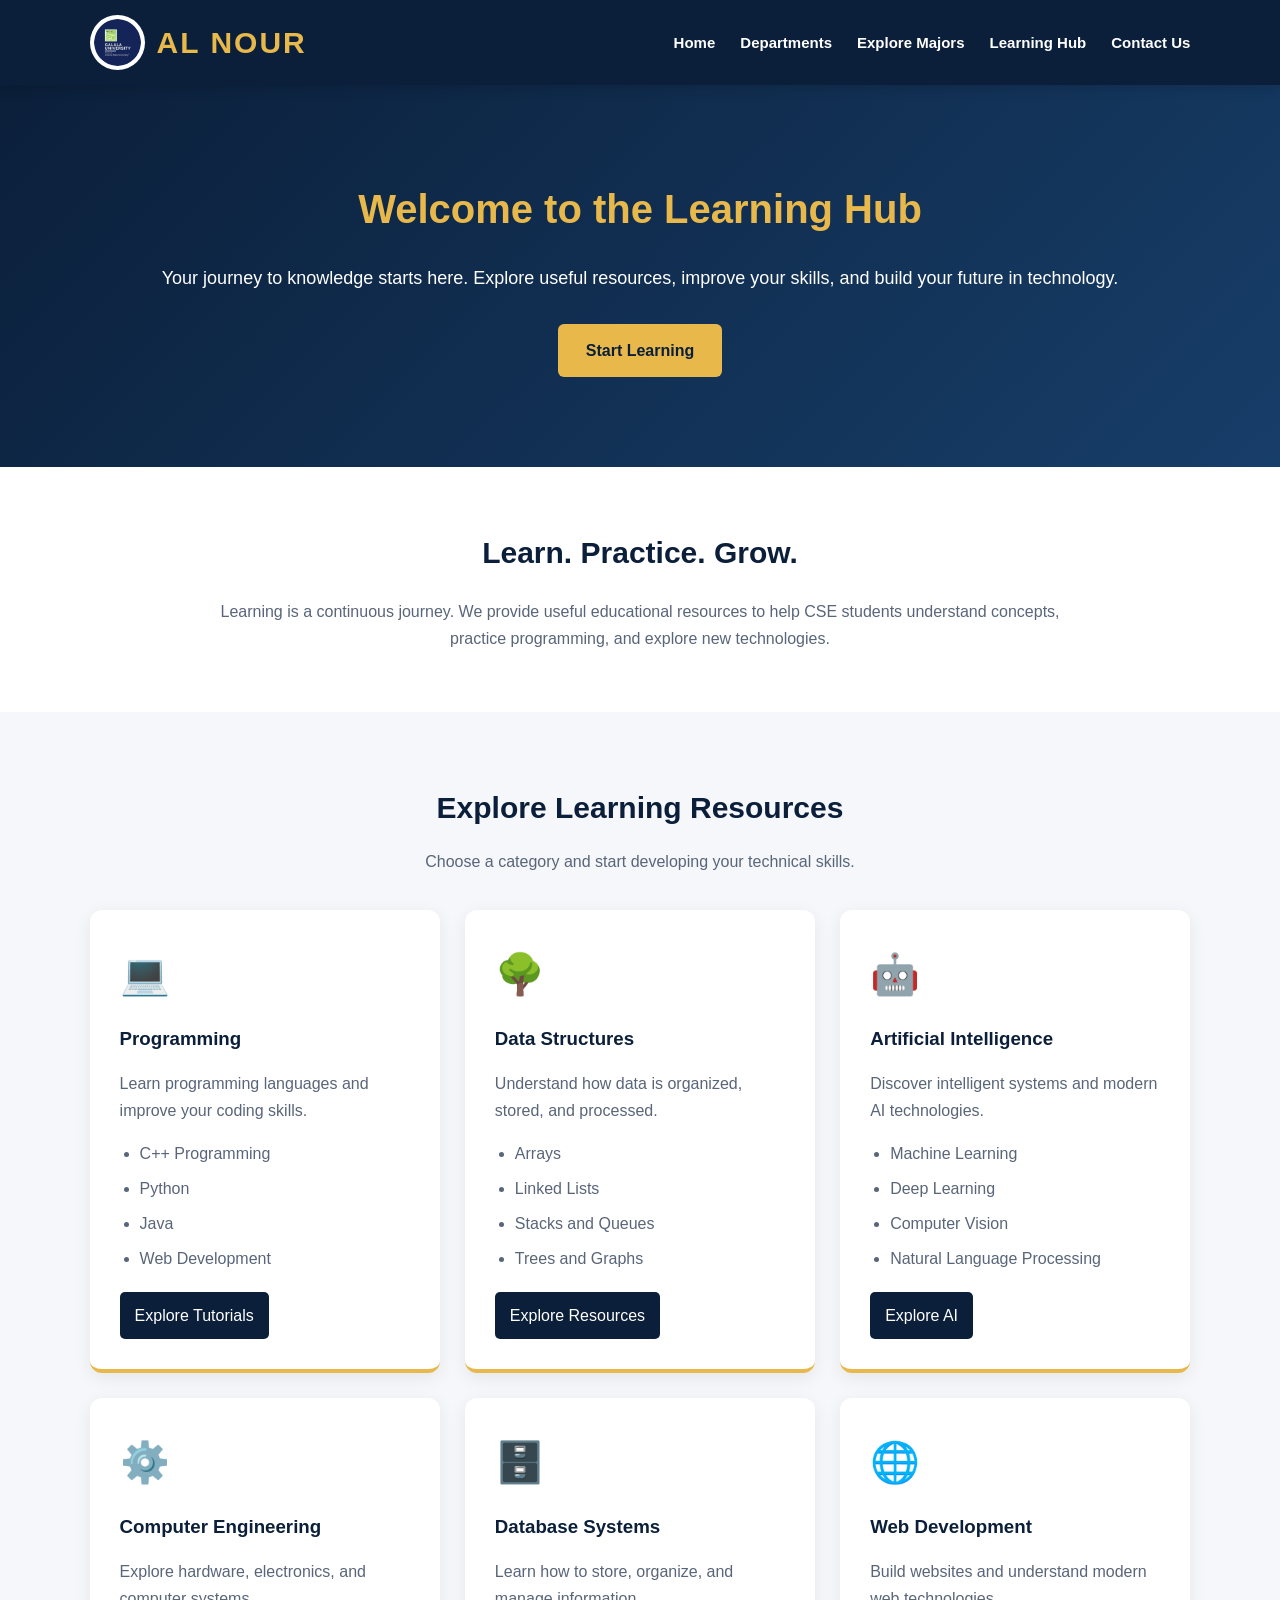
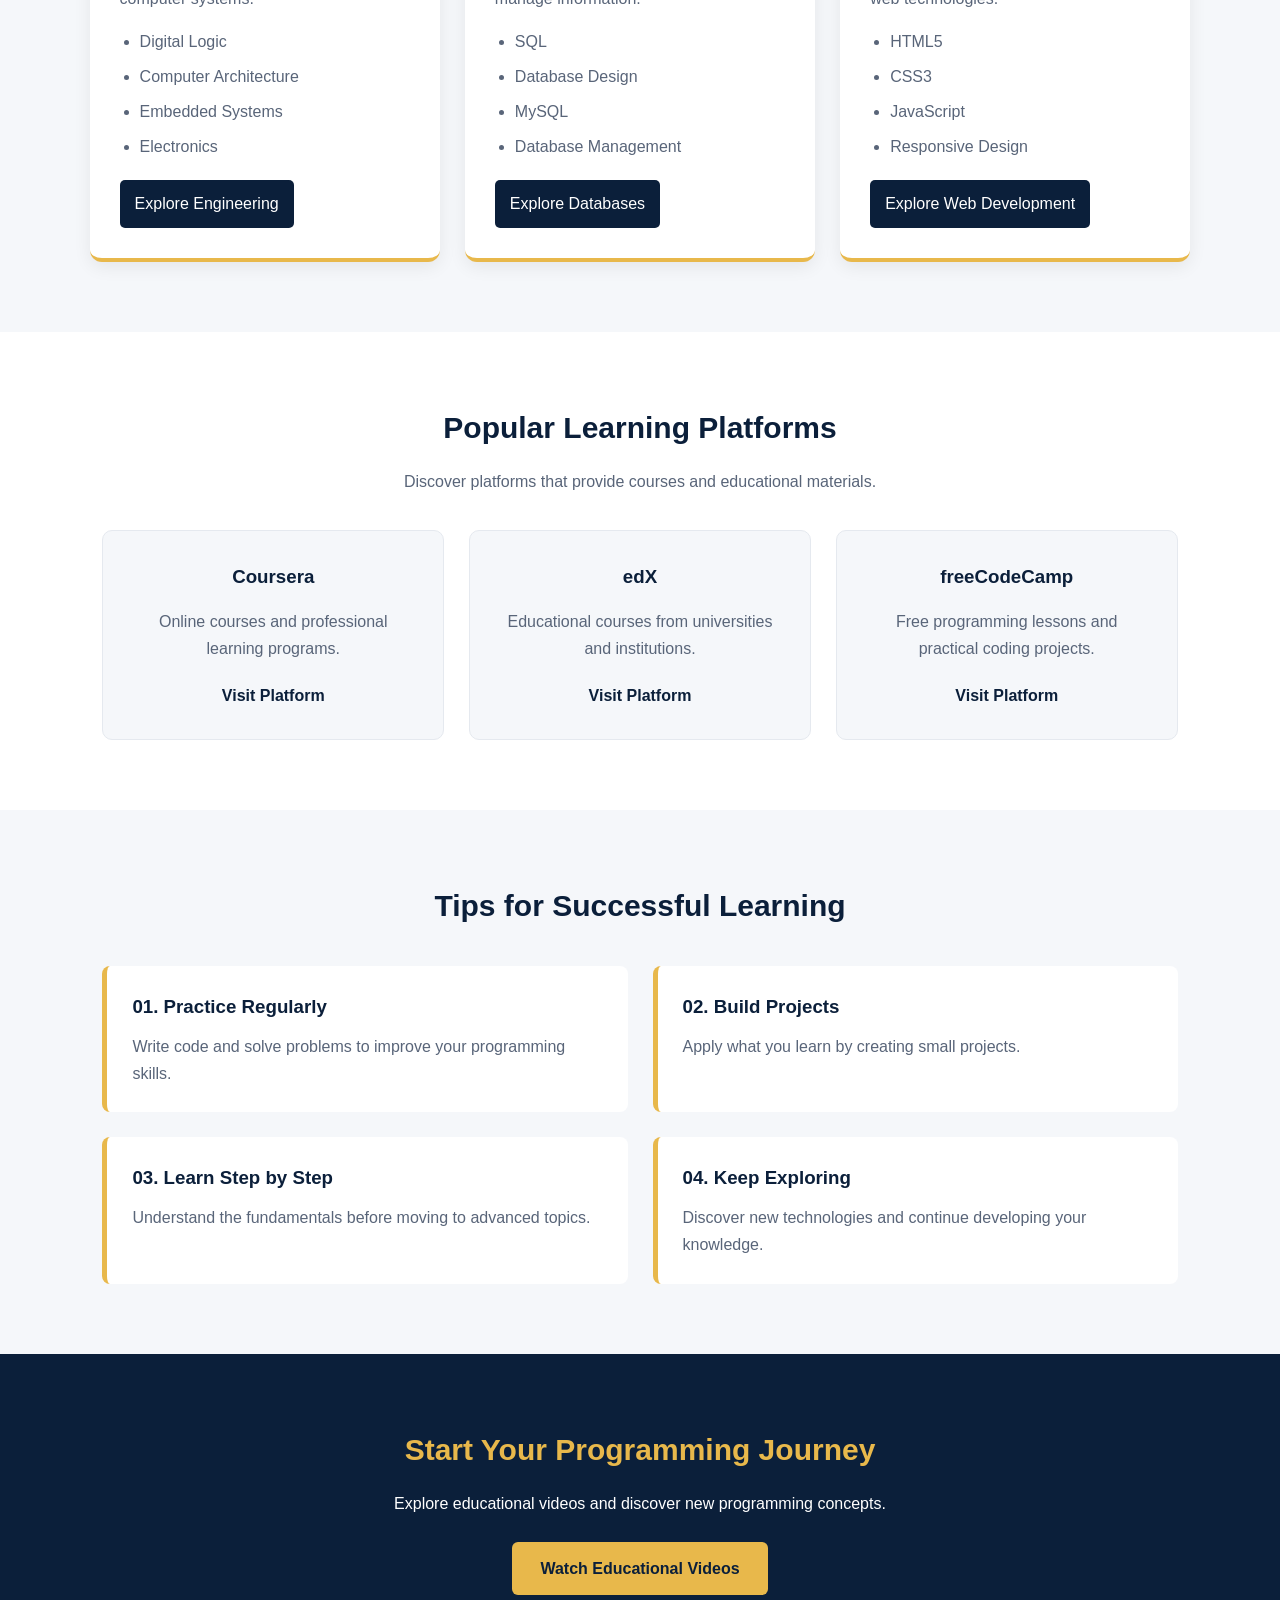
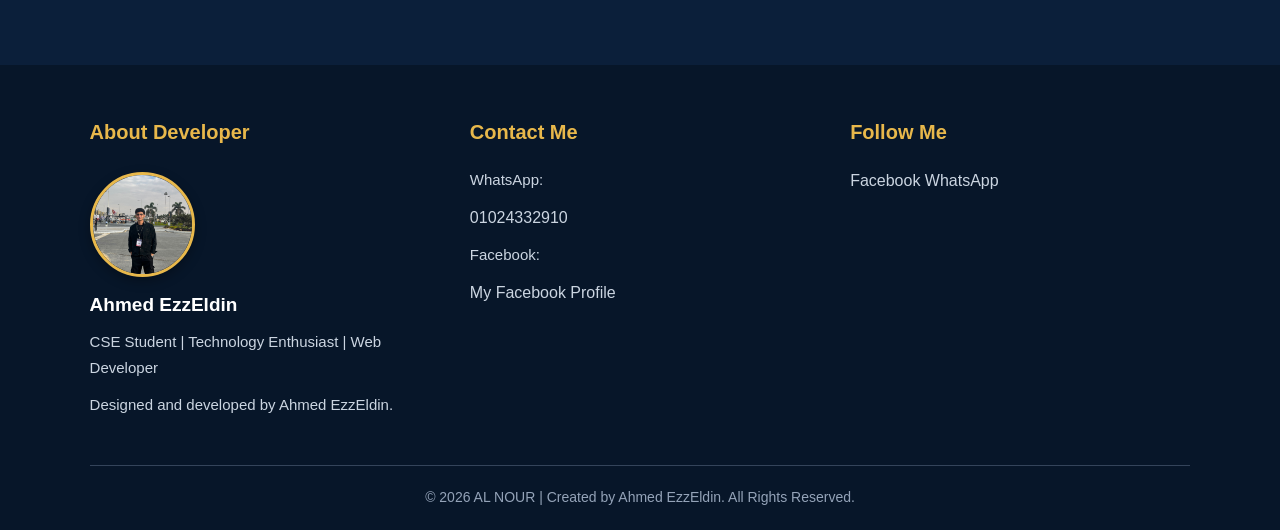
<file: AL-NOUR/html/resources.html>
<!DOCTYPE html>
<html lang="en">

<head>
    <meta charset="UTF-8">
    <meta name="viewport" content="width=device-width, initial-scale=1.0">

    <meta name="description" content="Discover programming resources, learning platforms and educational materials for CSE students.">

    <title>Learning Hub | AL NOUR</title>

    <link rel="stylesheet" href="../css/style.css">
</head>

<body>

    <!-- Header -->

    <header>
        <nav>

            <div class="logo">
                <img src="../images/university-logo.png" alt="University Logo">
                <h1>AL NOUR</h1>
            </div>

            <ul>
                <li><a href="index.html">Home</a></li>
                <li><a href="departments.html">Departments</a></li>
                <li><a href="majors.html">Explore Majors</a></li>
                <li><a href="resources.html">Learning Hub</a></li>
                <li><a href="contact.html">Contact Us</a></li>
            </ul>

        </nav>
    </header>


    <!-- Main Content -->

    <main>

        <!-- Hero Section -->

        <section class="learning-hero">

            <h2>Welcome to the Learning Hub</h2>

            <p>
                Your journey to knowledge starts here.
                Explore useful resources, improve your skills,
                and build your future in technology.
            </p>

            <a href="#learning-resources" class="btn">
                Start Learning
            </a>

        </section>


        <!-- Introduction -->

        <section class="learning-intro">

            <h2>Learn. Practice. Grow.</h2>

            <p>
                Learning is a continuous journey.
                We provide useful educational resources
                to help CSE students understand concepts,
                practice programming, and explore new technologies.
            </p>

        </section>


        <!-- Learning Categories -->

        <section class="learning-resources" id="learning-resources">

            <h2>Explore Learning Resources</h2>

            <p class="section-description">
                Choose a category and start developing your technical skills.
            </p>

            <div class="resources-grid">


                <!-- Programming -->

                <article class="resource-card">

                    <div class="resource-icon">💻</div>

                    <h3>Programming</h3>

                    <p>
                        Learn programming languages and
                        improve your coding skills.
                    </p>

                    <ul>
                        <li>C++ Programming</li>
                        <li>Python</li>
                        <li>Java</li>
                        <li>Web Development</li>
                    </ul>

                    <a href="https://www.w3schools.com/"
                       target="_blank"
                       rel="noopener noreferrer">
                        Explore Tutorials
                    </a>

                </article>


                <!-- Data Structures -->

                <article class="resource-card">

                    <div class="resource-icon">🌳</div>

                    <h3>Data Structures</h3>

                    <p>
                        Understand how data is organized,
                        stored, and processed.
                    </p>

                    <ul>
                        <li>Arrays</li>
                        <li>Linked Lists</li>
                        <li>Stacks and Queues</li>
                        <li>Trees and Graphs</li>
                    </ul>

                    <a href="https://www.geeksforgeeks.org/"
                       target="_blank"
                       rel="noopener noreferrer">
                        Explore Resources
                    </a>

                </article>


                <!-- Artificial Intelligence -->

                <article class="resource-card">

                    <div class="resource-icon">🤖</div>

                    <h3>Artificial Intelligence</h3>

                    <p>
                        Discover intelligent systems
                        and modern AI technologies.
                    </p>

                    <ul>
                        <li>Machine Learning</li>
                        <li>Deep Learning</li>
                        <li>Computer Vision</li>
                        <li>Natural Language Processing</li>
                    </ul>

                    <a href="https://www.ibm.com/think/topics/artificial-intelligence"
                       target="_blank"
                       rel="noopener noreferrer">
                        Explore AI
                    </a>

                </article>


                <!-- Computer Engineering -->

                <article class="resource-card">

                    <div class="resource-icon">⚙️</div>

                    <h3>Computer Engineering</h3>

                    <p>
                        Explore hardware, electronics,
                        and computer systems.
                    </p>

                    <ul>
                        <li>Digital Logic</li>
                        <li>Computer Architecture</li>
                        <li>Embedded Systems</li>
                        <li>Electronics</li>
                    </ul>

                    <a href="https://www.allaboutcircuits.com/"
                       target="_blank"
                       rel="noopener noreferrer">
                        Explore Engineering
                    </a>

                </article>


                <!-- Databases -->

                <article class="resource-card">

                    <div class="resource-icon">🗄️</div>

                    <h3>Database Systems</h3>

                    <p>
                        Learn how to store, organize,
                        and manage information.
                    </p>

                    <ul>
                        <li>SQL</li>
                        <li>Database Design</li>
                        <li>MySQL</li>
                        <li>Database Management</li>
                    </ul>

                    <a href="https://www.mysql.com/"
                       target="_blank"
                       rel="noopener noreferrer">
                        Explore Databases
                    </a>

                </article>


                <!-- Web Development -->

                <article class="resource-card">

                    <div class="resource-icon">🌐</div>

                    <h3>Web Development</h3>

                    <p>
                        Build websites and understand
                        modern web technologies.
                    </p>

                    <ul>
                        <li>HTML5</li>
                        <li>CSS3</li>
                        <li>JavaScript</li>
                        <li>Responsive Design</li>
                    </ul>

                    <a href="https://developer.mozilla.org/"
                       target="_blank"
                       rel="noopener noreferrer">
                        Explore Web Development
                    </a>

                </article>


            </div>

        </section>


        <!-- Learning Platforms -->

        <section class="platforms-section">

            <h2>Popular Learning Platforms</h2>

            <p>
                Discover platforms that provide courses
                and educational materials.
            </p>

            <div class="platforms-grid">

                <article class="platform-card">

                    <h3>Coursera</h3>

                    <p>
                        Online courses and professional
                        learning programs.
                    </p>

                    <a href="https://www.coursera.org/"
                       target="_blank"
                       rel="noopener noreferrer">
                        Visit Platform
                    </a>

                </article>


                <article class="platform-card">

                    <h3>edX</h3>

                    <p>
                        Educational courses from universities
                        and institutions.
                    </p>

                    <a href="https://www.edx.org/"
                       target="_blank"
                       rel="noopener noreferrer">
                        Visit Platform
                    </a>

                </article>


                <article class="platform-card">

                    <h3>freeCodeCamp</h3>

                    <p>
                        Free programming lessons and
                        practical coding projects.
                    </p>

                    <a href="https://www.freecodecamp.org/"
                       target="_blank"
                       rel="noopener noreferrer">
                        Visit Platform
                    </a>

                </article>

            </div>

        </section>


        <!-- Learning Tips -->

        <section class="learning-tips">

            <h2>Tips for Successful Learning</h2>

            <div class="tips-container">

                <article class="tip">
                    <h3>01. Practice Regularly</h3>
                    <p>
                        Write code and solve problems
                        to improve your programming skills.
                    </p>
                </article>

                <article class="tip">
                    <h3>02. Build Projects</h3>
                    <p>
                        Apply what you learn by creating
                        small projects.
                    </p>
                </article>

                <article class="tip">
                    <h3>03. Learn Step by Step</h3>
                    <p>
                        Understand the fundamentals before
                        moving to advanced topics.
                    </p>
                </article>

                <article class="tip">
                    <h3>04. Keep Exploring</h3>
                    <p>
                        Discover new technologies and
                        continue developing your knowledge.
                    </p>
                </article>

            </div>

        </section>


        <!-- Video Section -->

        <section class="video-section">

            <h2>Start Your Programming Journey</h2>

            <p>
                Explore educational videos and discover
                new programming concepts.
            </p>

            <a href="https://www.youtube.com/results?search_query=programming+for+beginners"
               target="_blank"
               rel="noopener noreferrer"
               class="btn">
                Watch Educational Videos
            </a>

        </section>


    </main>


    <!-- Footer -->

    <footer class="main-footer">

        <div class="footer-container">

            <div class="footer-section developer-info">

                <h3>About Developer</h3>

                <img src="../images/ahmed.jpg"
                     alt="Ahmed EzzEldin"
                     class="developer-photo">

                <h4>Ahmed EzzEldin</h4>

                <p>
                    CSE Student | Technology Enthusiast |
                    Web Developer
                </p>

                <p>Designed and developed by Ahmed EzzEldin.</p>

            </div>


            <div class="footer-section">

                <h3>Contact Me</h3>

                <p>WhatsApp:</p>

                <a href="https://wa.me/201024332910"
                   target="_blank"
                   rel="noopener noreferrer">
                    01024332910
                </a>

                <p>Facebook:</p>

                <a href="https://www.facebook.com/ahmed.ezz.193726"
                   target="_blank"
                   rel="noopener noreferrer">
                    My Facebook Profile
                </a>

            </div>


            <div class="footer-section">

                <h3>Follow Me</h3>

                <a href="https://www.facebook.com/ahmed.ezz.193726"
                   target="_blank"
                   rel="noopener noreferrer">
                    Facebook
                </a>

                <a href="https://wa.me/201024332910"
                   target="_blank"
                   rel="noopener noreferrer">
                    WhatsApp
                </a>

            </div>

        </div>


        <div class="footer-bottom">

            <p>
                &copy; 2026 AL NOUR | Created by Ahmed EzzEldin.
                All Rights Reserved.
            </p>

        </div>

    </footer>

</body>

</html>
</file>
<file: AL-NOUR/css/style.css>
/* =========================
   1. General Settings
========================= */

* {
    margin: 0;
    padding: 0;
    box-sizing: border-box;
}

html {
    scroll-behavior: smooth;
}

body {
    font-family: Arial, Helvetica, sans-serif;
    background-color: #f5f7fa;
    color: #1d2939;
    line-height: 1.7;
}


/* =========================
   2. Website Header
========================= */

header {
    background-color: #0b1f3a;
    padding: 15px 7%;
    position: sticky;
    top: 0;
    z-index: 1000;
    box-shadow: 0 3px 12px rgba(0, 0, 0, 0.15);
}

nav {
    display: flex;
    justify-content: space-between;
    align-items: center;
    flex-wrap: wrap;
}


/* Website Logo */

.logo {
    display: flex;
    align-items: center;
    gap: 12px;
}

.logo img {
    width: 55px;
    height: 55px;
    object-fit: contain;
    background-color: white;
    border-radius: 50%;
    padding: 4px;
}

.logo h1 {
    color: #e8b84b;
    font-size: 30px;
    letter-spacing: 2px;
}


/* Navigation Links */

nav ul {
    display: flex;
    list-style: none;
    gap: 25px;
}

nav ul li a {
    text-decoration: none;
    color: white;
    font-size: 15px;
    font-weight: bold;
    transition: 0.3s;
}

nav ul li a:hover {
    color: #e8b84b;
}


/* =========================
   3. Hero Section
========================= */

.hero {
    min-height: 520px;

    background: linear-gradient(
        135deg,
        #0b1f3a,
        #173e69
    );

    display: flex;
    justify-content: center;
    align-items: center;

    text-align: center;
    padding: 60px 20px;
}

.hero-content {
    max-width: 800px;
}

.hero h2 {
    color: #e8b84b;
    font-size: 48px;
    margin-bottom: 15px;
}

.hero h3 {
    color: white;
    font-size: 26px;
    margin-bottom: 20px;
}

.hero p {
    color: #e0e7ef;
    font-size: 18px;
    margin-bottom: 30px;
}


/* =========================
   4. Buttons
========================= */

.btn {
    display: inline-block;

    background-color: #e8b84b;
    color: #0b1f3a;

    padding: 13px 28px;

    border-radius: 6px;

    text-decoration: none;
    font-weight: bold;

    transition: 0.3s;
}

.btn:hover {
    background-color: white;
    transform: translateY(-3px);
}


/* =========================
   5. About Section
========================= */

.about {
    padding: 70px 10%;
    text-align: center;
    background-color: white;
}

.about h2 {
    color: #0b1f3a;
    font-size: 32px;
    margin-bottom: 20px;
}

.about p {
    max-width: 850px;
    margin: auto;

    font-size: 17px;
    color: #596579;
}


/* =========================
   6. Departments Section
========================= */

.departments {
    padding: 70px 7%;
    text-align: center;
    background-color: #f5f7fa;
}

.departments h2 {
    color: #0b1f3a;
    font-size: 32px;
    margin-bottom: 15px;
}

.section-description {
    color: #596579;
    margin-bottom: 35px;
}

.department-container {
    display: grid;
    grid-template-columns: repeat(3, 1fr);
    gap: 25px;
}

.department-card {
    background-color: white;

    padding: 35px 20px;

    border-radius: 10px;
    border-bottom: 4px solid #e8b84b;

    box-shadow: 0 5px 18px rgba(0, 0, 0, 0.07);

    transition: 0.3s;
}

.department-card:hover {
    transform: translateY(-8px);

    box-shadow: 0 10px 25px rgba(0, 0, 0, 0.13);
}

.department-card h3 {
    color: #173e69;
    font-size: 30px;
    margin-bottom: 10px;
}

.department-card p {
    color: #596579;
    font-size: 16px;
}

.departments-btn {
    margin-top: 35px;
}


/* =========================
   7. Learning Hub Section
========================= */

.learning {
    padding: 70px 10%;

    text-align: center;

    background-color: #0b1f3a;
    color: white;
}

.learning h2 {
    color: #e8b84b;
    font-size: 32px;
    margin-bottom: 20px;
}

.learning p {
    max-width: 750px;

    margin: 0 auto 25px;

    color: #e0e7ef;
    font-size: 17px;
}

.learning a {
    display: inline-block;

    color: #0b1f3a;
    background-color: #e8b84b;

    padding: 12px 25px;

    border-radius: 6px;

    text-decoration: none;
    font-weight: bold;

    transition: 0.3s;
}

.learning a:hover {
    background-color: white;
}


/* =========================
   8. Developer Footer
========================= */

.main-footer {
    background-color: #071629;
    color: white;

    padding: 50px 7% 20px;
}

.footer-container {
    display: grid;

    grid-template-columns: repeat(3, 1fr);

    gap: 40px;
    margin-bottom: 35px;
}

.footer-section h3 {
    color: #e8b84b;
    font-size: 20px;

    margin-bottom: 18px;
}

.footer-section p {
    color: #cbd5e1;

    margin-bottom: 12px;
    font-size: 15px;
}

.footer-section strong {
    color: white;
}


/* Footer Links */

.footer-section a {
    display: inline-block;

    color: #cbd5e1;

    text-decoration: none;

    margin-bottom: 10px;

    transition: 0.3s;
}

.footer-section a:hover {
    color: #e8b84b;
    transform: translateX(5px);
}


/* =========================
   9. Developer Personal Photo
========================= */

.developer-info {
    display: flex;
    flex-direction: column;
    align-items: flex-start;
}

.developer-photo {
    width: 105px;
    height: 105px;

    border-radius: 50%;

    object-fit: cover;

    border: 3px solid #e8b84b;

    margin: 5px 0 12px;

    display: block;

    box-shadow: 0 4px 12px rgba(0, 0, 0, 0.3);

    transition: 0.3s;
}

.developer-photo:hover {
    transform: scale(1.08);
}

.developer-info h4 {
    color: white;
    font-size: 19px;
    margin-bottom: 8px;
}


/* =========================
   10. Copyright
========================= */

.footer-bottom {
    border-top: 1px solid #34445a;

    padding-top: 20px;

    text-align: center;

    color: #94a3b8;
    font-size: 14px;
}


/* =========================
   11. Responsive Design
========================= */

@media screen and (max-width: 900px) {

    .department-container {
        grid-template-columns: repeat(2, 1fr);
    }

    nav {
        gap: 15px;
    }

    nav ul {
        gap: 15px;
    }

}


/* Mobile Design */

@media screen and (max-width: 600px) {

    header {
        padding: 15px 5%;
    }

    nav {
        flex-direction: column;
        gap: 15px;
    }

    nav ul {
        flex-direction: column;

        align-items: center;

        gap: 12px;
        margin-top: 10px;
    }

    .logo img {
        width: 45px;
        height: 45px;
    }

    .logo h1 {
        font-size: 25px;
    }

    .hero {
        min-height: 450px;
    }

    .hero h2 {
        font-size: 34px;
    }

    .hero h3 {
        font-size: 21px;
    }

    .hero p {
        font-size: 16px;
    }

    .department-container {
        grid-template-columns: 1fr;
    }

    .about,
    .departments,
    .learning {
        padding: 50px 7%;
    }


    /* Footer Mobile */

    .footer-container {
        grid-template-columns: 1fr;

        text-align: center;

        gap: 30px;
    }

    .developer-info {
        align-items: center;
    }

    .footer-section a:hover {
        transform: none;
    }

}
/* =========================
   Departments Page
========================= */

/* Hero Section */

.departments-hero {
    min-height: 350px;

    background: linear-gradient(
        135deg,
        #0b1f3a,
        #173e69
    );

    display: flex;
    justify-content: center;
    align-items: center;

    text-align: center;
    padding: 50px 10%;
}

.departments-hero-content {
    max-width: 800px;
}

.departments-hero h2 {
    color: #e8b84b;
    font-size: 42px;
    margin-bottom: 20px;
}

.departments-hero p {
    color: white;
    font-size: 18px;
}


/* Introduction */

.departments-intro {
    padding: 60px 10%;
    text-align: center;
    background-color: white;
}

.departments-intro h2 {
    color: #0b1f3a;
    font-size: 30px;
    margin-bottom: 20px;
}

.departments-intro p {
    max-width: 850px;
    margin: auto;
    color: #596579;
    font-size: 17px;
}


/* Department Cards */

.all-departments {
    padding: 70px 7%;
    background-color: #f5f7fa;
}

.department-list {
    display: grid;
    grid-template-columns: repeat(3, 1fr);
    gap: 30px;
}

.department-box {
    background-color: white;
    padding: 35px 25px;

    border-radius: 12px;
    border-bottom: 4px solid #e8b84b;

    box-shadow: 0 5px 18px rgba(0, 0, 0, 0.07);

    text-align: center;

    transition: 0.3s;
}

.department-box:hover {
    transform: translateY(-8px);

    box-shadow: 0 10px 25px rgba(0, 0, 0, 0.13);
}


/* Department Icon */

.department-icon {
    width: 85px;
    height: 85px;

    margin: 0 auto 20px;

    border-radius: 50%;

    background-color: #0b1f3a;
    color: #e8b84b;

    display: flex;
    justify-content: center;
    align-items: center;

    font-size: 25px;
    font-weight: bold;

    border: 3px solid #e8b84b;
}


/* Card Content */

.department-box h3 {
    color: #0b1f3a;
    font-size: 21px;
    margin-bottom: 15px;
}

.department-box p {
    color: #596579;
    font-size: 15px;
    margin-bottom: 25px;
}


/* Explore More Link */

.department-link {
    display: inline-block;

    background-color: #0b1f3a;
    color: white;

    padding: 10px 22px;

    border-radius: 5px;

    text-decoration: none;
    font-weight: bold;

    transition: 0.3s;
}

.department-link:hover {
    background-color: #e8b84b;
    color: #0b1f3a;
}


/* Call To Action */

.department-cta {
    padding: 65px 10%;

    text-align: center;

    background-color: #0b1f3a;
    color: white;
}

.department-cta h2 {
    color: #e8b84b;
    font-size: 30px;
    margin-bottom: 15px;
}

.department-cta p {
    color: #e0e7ef;
    margin-bottom: 25px;
}


/* Departments Responsive */

@media screen and (max-width: 900px) {

    .department-list {
        grid-template-columns: repeat(2, 1fr);
    }

}

@media screen and (max-width: 600px) {

    .departments-hero h2 {
        font-size: 32px;
    }

    .departments-hero p {
        font-size: 16px;
    }

    .department-list {
        grid-template-columns: 1fr;
    }

    .departments-intro,
    .all-departments,
    .department-cta {
        padding: 45px 7%;
    }

}
/* =========================
   Explore Majors Page
========================= */

/* Hero */

.majors-hero {
    background: linear-gradient(135deg, #0b1f3a, #173e69);
    color: white;

    text-align: center;
    padding: 90px 10%;
}

.majors-hero h2 {
    color: #e8b84b;
    font-size: 40px;
    margin-bottom: 20px;
}

.majors-hero p {
    font-size: 18px;
}


/* Introduction */

.majors-intro {
    text-align: center;
    padding: 60px 10%;
    background: white;
}

.majors-intro h2 {
    color: #0b1f3a;
    font-size: 30px;
    margin-bottom: 20px;
}

.majors-intro p {
    max-width: 850px;
    margin: auto;
    color: #596579;
}


/* Majors Cards */

.majors-container {
    background: #f5f7fa;
    padding: 70px 7%;
}

.majors-grid {
    display: grid;
    grid-template-columns: repeat(2, 1fr);
    gap: 30px;
}

.major-card {
    background: white;
    padding: 30px;
    border-radius: 12px;

    border-top: 5px solid #e8b84b;

    box-shadow: 0 5px 18px rgba(0, 0, 0, 0.07);

    transition: 0.3s;
}

.major-card:hover {
    transform: translateY(-6px);
    box-shadow: 0 10px 25px rgba(0, 0, 0, 0.12);
}

.major-number {
    background: #0b1f3a;
    color: #e8b84b;

    width: 45px;
    height: 45px;

    display: flex;
    align-items: center;
    justify-content: center;

    border-radius: 50%;

    font-weight: bold;
    margin-bottom: 20px;
}

.major-card h3 {
    color: #0b1f3a;
    font-size: 22px;
    margin-bottom: 15px;
}

.major-card p {
    color: #596579;
    margin-bottom: 20px;
}

.major-card h4 {
    color: #0b1f3a;
    margin-bottom: 10px;
}

.major-card ul {
    padding-left: 25px;
    margin-bottom: 20px;
}

.major-card li {
    color: #596579;
    margin-bottom: 8px;
}


/* Comparison Table */

.major-comparison {
    padding: 70px 8%;
    text-align: center;
    background: white;
}

.major-comparison h2 {
    color: #0b1f3a;
    font-size: 30px;
    margin-bottom: 15px;
}

.major-comparison > p {
    color: #596579;
    margin-bottom: 30px;
}

.table-container {
    overflow-x: auto;
}

.major-comparison table {
    width: 100%;
    border-collapse: collapse;
    min-width: 550px;
}

.major-comparison th {
    background: #0b1f3a;
    color: #e8b84b;
    padding: 16px;
}

.major-comparison td {
    padding: 15px;
    border: 1px solid #ddd;
    color: #596579;
}

.major-comparison tr:nth-child(even) {
    background: #f5f7fa;
}


/* CTA */

.majors-cta {
    text-align: center;
    padding: 65px 10%;
    background: #0b1f3a;
    color: white;
}

.majors-cta h2 {
    color: #e8b84b;
    font-size: 30px;
    margin-bottom: 15px;
}

.majors-cta p {
    margin-bottom: 25px;
}


/* Responsive */

@media screen and (max-width: 900px) {

    .majors-grid {
        grid-template-columns: 1fr;
    }

}

@media screen and (max-width: 600px) {

    .majors-hero h2 {
        font-size: 30px;
    }

    .majors-hero p {
        font-size: 16px;
    }

    .majors-container {
        padding: 45px 6%;
    }

    .major-card {
        padding: 22px;
    }

    .major-comparison {
        padding: 45px 5%;
    }

}
/* =========================
   Learning Hub Page
========================= */

/* Hero */

.learning-hero {
    background: linear-gradient(135deg, #0b1f3a, #173e69);
    color: white;

    text-align: center;
    padding: 90px 10%;
}

.learning-hero h2 {
    color: #e8b84b;
    font-size: 40px;
    margin-bottom: 20px;
}

.learning-hero p {
    font-size: 18px;
    margin-bottom: 30px;
}


/* Introduction */

.learning-intro {
    text-align: center;
    padding: 60px 10%;
    background: white;
}

.learning-intro h2 {
    color: #0b1f3a;
    font-size: 30px;
    margin-bottom: 20px;
}

.learning-intro p {
    max-width: 850px;
    margin: auto;
    color: #596579;
}


/* Resources */

.learning-resources {
    background: #f5f7fa;
    padding: 70px 7%;
    text-align: center;
}

.learning-resources > h2 {
    color: #0b1f3a;
    font-size: 30px;
    margin-bottom: 15px;
}

.section-description {
    color: #596579;
    margin-bottom: 35px;
}

.resources-grid {
    display: grid;
    grid-template-columns: repeat(3, 1fr);
    gap: 25px;
}

.resource-card {
    background: white;
    padding: 30px;
    border-radius: 12px;

    border-bottom: 4px solid #e8b84b;

    text-align: left;

    box-shadow: 0 5px 18px rgba(0, 0, 0, 0.07);

    transition: 0.3s;
}

.resource-card:hover {
    transform: translateY(-7px);
}

.resource-icon {
    font-size: 40px;
    margin-bottom: 15px;
}

.resource-card h3 {
    color: #0b1f3a;
    margin-bottom: 15px;
}

.resource-card p {
    color: #596579;
    margin-bottom: 15px;
}

.resource-card ul {
    padding-left: 20px;
    margin-bottom: 20px;
}

.resource-card li {
    color: #596579;
    margin-bottom: 8px;
}

.resource-card a {
    display: inline-block;

    background: #0b1f3a;
    color: white;

    padding: 10px 15px;

    text-decoration: none;
    border-radius: 5px;

    transition: 0.3s;
}

.resource-card a:hover {
    background: #e8b84b;
    color: #0b1f3a;
}


/* Learning Platforms */

.platforms-section {
    padding: 70px 8%;
    text-align: center;
    background: white;
}

.platforms-section h2 {
    color: #0b1f3a;
    font-size: 30px;
    margin-bottom: 15px;
}

.platforms-section > p {
    color: #596579;
    margin-bottom: 35px;
}

.platforms-grid {
    display: grid;
    grid-template-columns: repeat(3, 1fr);
    gap: 25px;
}

.platform-card {
    padding: 30px;
    background: #f5f7fa;
    border-radius: 10px;

    border: 1px solid #e5e9ef;

    transition: 0.3s;
}

.platform-card:hover {
    border-color: #e8b84b;
    transform: translateY(-5px);
}

.platform-card h3 {
    color: #0b1f3a;
    margin-bottom: 15px;
}

.platform-card p {
    color: #596579;
    margin-bottom: 20px;
}

.platform-card a {
    color: #0b1f3a;
    font-weight: bold;
    text-decoration: none;
}

.platform-card a:hover {
    color: #c18b19;
}


/* Learning Tips */

.learning-tips {
    background: #f5f7fa;
    padding: 70px 8%;
}

.learning-tips h2 {
    color: #0b1f3a;
    font-size: 30px;
    text-align: center;
    margin-bottom: 35px;
}

.tips-container {
    display: grid;
    grid-template-columns: repeat(2, 1fr);
    gap: 25px;
}

.tip {
    background: white;
    padding: 25px;

    border-left: 5px solid #e8b84b;
    border-radius: 8px;
}

.tip h3 {
    color: #0b1f3a;
    margin-bottom: 10px;
}

.tip p {
    color: #596579;
}


/* Video Section */

.video-section {
    background: #0b1f3a;
    color: white;

    text-align: center;
    padding: 70px 10%;
}

.video-section h2 {
    color: #e8b84b;
    font-size: 30px;
    margin-bottom: 15px;
}

.video-section p {
    margin-bottom: 25px;
}


/* Responsive */

@media screen and (max-width: 900px) {

    .resources-grid {
        grid-template-columns: repeat(2, 1fr);
    }

    .platforms-grid {
        grid-template-columns: repeat(2, 1fr);
    }

}

@media screen and (max-width: 600px) {

    .learning-hero h2 {
        font-size: 30px;
    }

    .learning-hero p {
        font-size: 16px;
    }

    .resources-grid,
    .platforms-grid,
    .tips-container {
        grid-template-columns: 1fr;
    }

    .learning-resources,
    .platforms-section,
    .learning-tips {
        padding: 45px 6%;
    }

}
/* =========================
   Contact Us Page
========================= */

/* Hero */

.contact-hero {
    background: linear-gradient(135deg, #0b1f3a, #173e69);

    color: white;
    text-align: center;

    padding: 85px 10%;
}

.contact-hero h2 {
    color: #e8b84b;
    font-size: 40px;
    margin-bottom: 20px;
}

.contact-hero p {
    font-size: 18px;
}


/* Introduction */

.contact-intro {
    text-align: center;
    padding: 55px 10%;
    background: white;
}

.contact-intro h2 {
    color: #0b1f3a;
    font-size: 30px;
    margin-bottom: 15px;
}

.contact-intro p {
    max-width: 800px;
    margin: auto;
    color: #596579;
}


/* Contact Container */

.contact-container {
    background: #f5f7fa;

    padding: 70px 8%;

    display: grid;
    grid-template-columns: 0.8fr 1.5fr;

    gap: 35px;

    align-items: start;
}


/* Contact Information */

.contact-info {
    background: #0b1f3a;
    color: white;

    padding: 35px;

    border-radius: 12px;
}

.contact-info h2 {
    color: #e8b84b;
    margin-bottom: 20px;
}

.contact-info > p {
    color: #e0e7ef;
    margin-bottom: 30px;
}

.contact-item {
    margin-bottom: 25px;
}

.contact-item h3 {
    color: #e8b84b;
    margin-bottom: 8px;
}

.contact-item p,
.contact-item a {
    color: white;
    text-decoration: none;
}

.contact-item a:hover {
    color: #e8b84b;
}


/* Contact Form */

.contact-form-section {
    background: white;

    padding: 35px;

    border-radius: 12px;

    box-shadow: 0 5px 18px rgba(0, 0, 0, 0.07);
}

.contact-form-section h2 {
    color: #0b1f3a;
    margin-bottom: 12px;
}

.contact-form-section > p {
    color: #596579;
    margin-bottom: 30px;
}


/* Form Groups */

.form-group {
    margin-bottom: 22px;
}

.form-group > label {
    display: block;

    color: #0b1f3a;

    font-weight: bold;

    margin-bottom: 10px;
}


/* Inputs */

.form-group input[type="text"],
.form-group input[type="email"],
.form-group input[type="password"],
.form-group input[type="number"],
.form-group input[type="date"],
.form-group select,
.form-group textarea {

    width: 100%;

    padding: 13px;

    border: 1px solid #d5dce5;

    border-radius: 6px;

    font-size: 15px;

    font-family: Arial, sans-serif;

    box-sizing: border-box;

    outline: none;

    transition: 0.3s;
}


.form-group input:focus,
.form-group select:focus,
.form-group textarea:focus {

    border-color: #e8b84b;

    box-shadow: 0 0 5px rgba(232, 184, 75, 0.3);

}


/* Radio and Checkbox */

.radio-group,
.checkbox-group {

    display: flex;

    flex-wrap: wrap;

    gap: 15px;

}

.radio-group label,
.checkbox-group label {

    color: #596579;

    display: flex;

    align-items: center;

    gap: 7px;

    cursor: pointer;

}


/* Textarea */

.form-group textarea {

    resize: vertical;

}


/* Submit Button */

.submit-btn {

    width: 100%;

    background: #0b1f3a;

    color: white;

    padding: 14px;

    border: none;

    border-radius: 6px;

    font-size: 16px;

    font-weight: bold;

    cursor: pointer;

    transition: 0.3s;

}

.submit-btn:hover {

    background: #e8b84b;

    color: #0b1f3a;

}


/* CTA */

.contact-cta {

    background: #0b1f3a;

    color: white;

    text-align: center;

    padding: 65px 10%;

}

.contact-cta h2 {

    color: #e8b84b;

    font-size: 30px;

    margin-bottom: 15px;

}

.contact-cta p {

    margin-bottom: 25px;

}


/* Responsive */

@media screen and (max-width: 900px) {

    .contact-container {

        grid-template-columns: 1fr;

    }

}


@media screen and (max-width: 600px) {

    .contact-hero h2 {

        font-size: 30px;

    }

    .contact-container {

        padding: 40px 5%;

    }

    .contact-form-section,
    .contact-info {

        padding: 25px;

    }

    .radio-group,
    .checkbox-group {

        flex-direction: column;

    }

}
</file>
